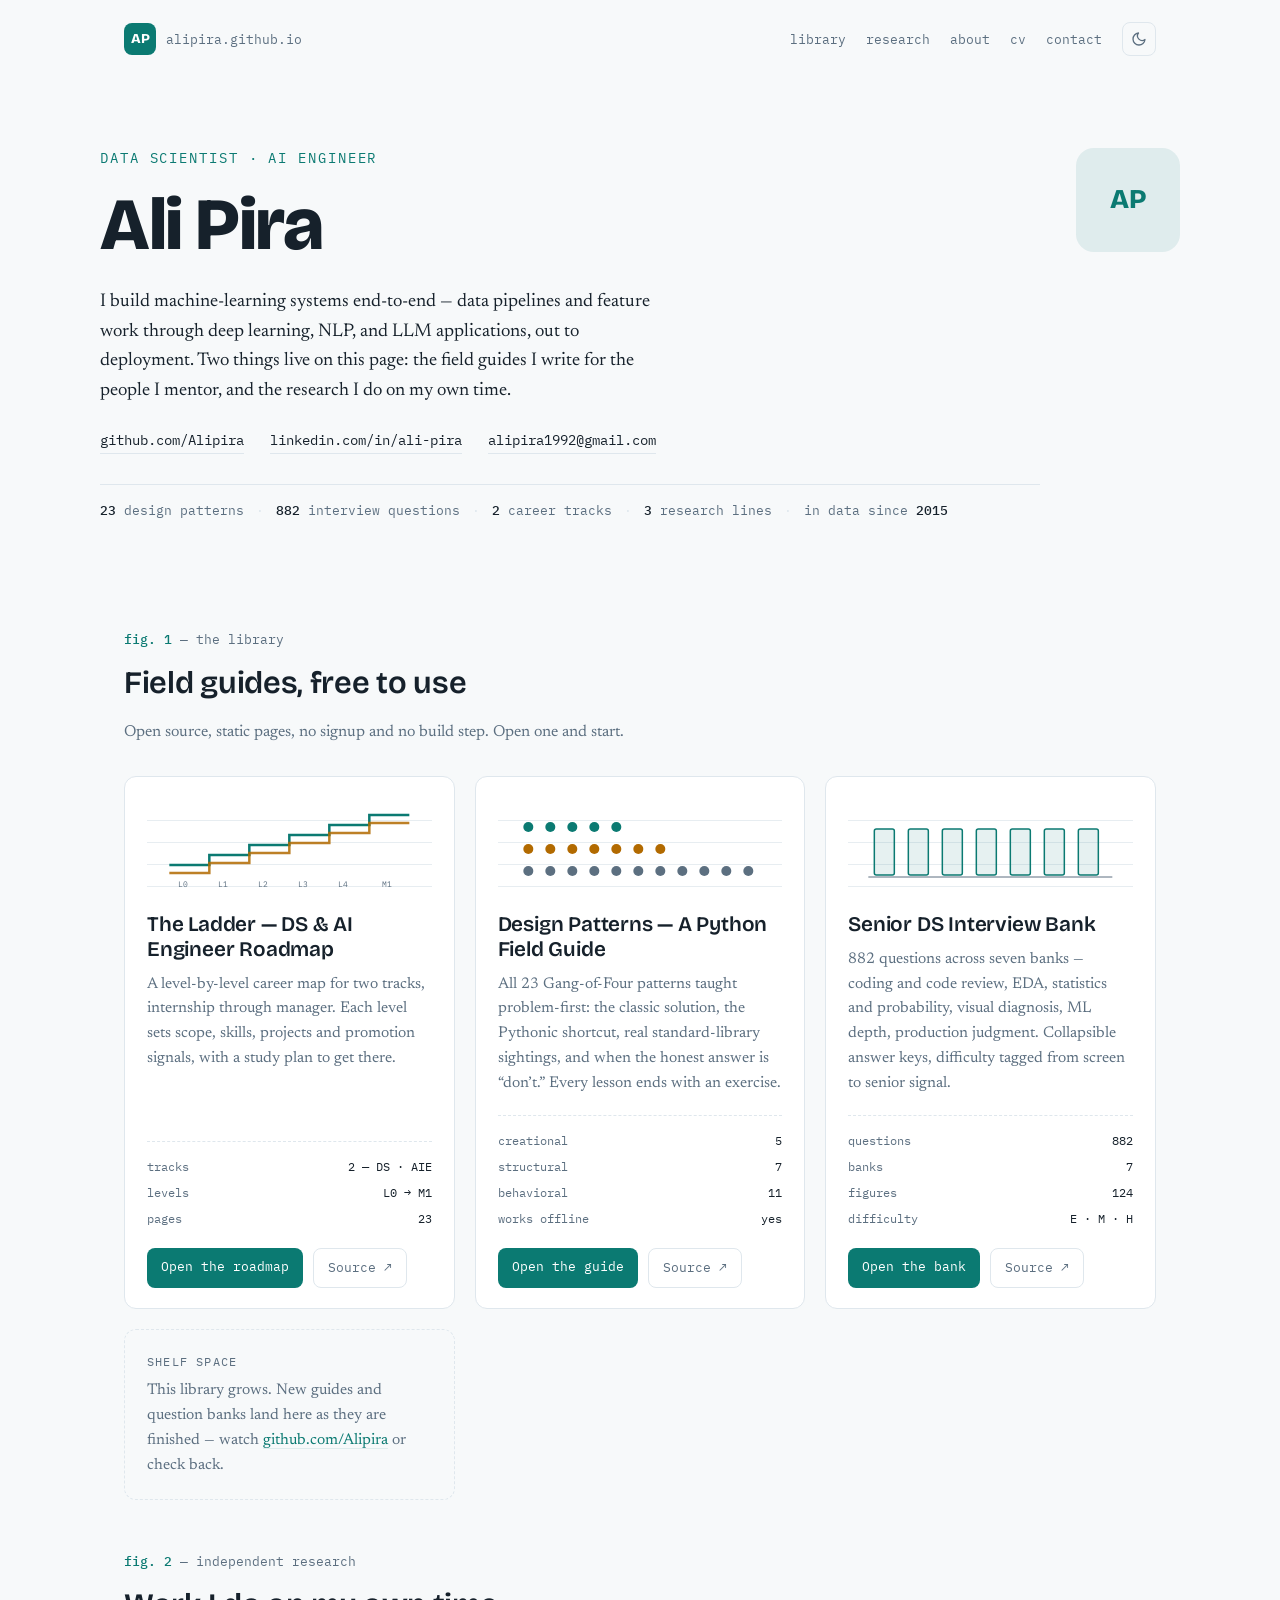
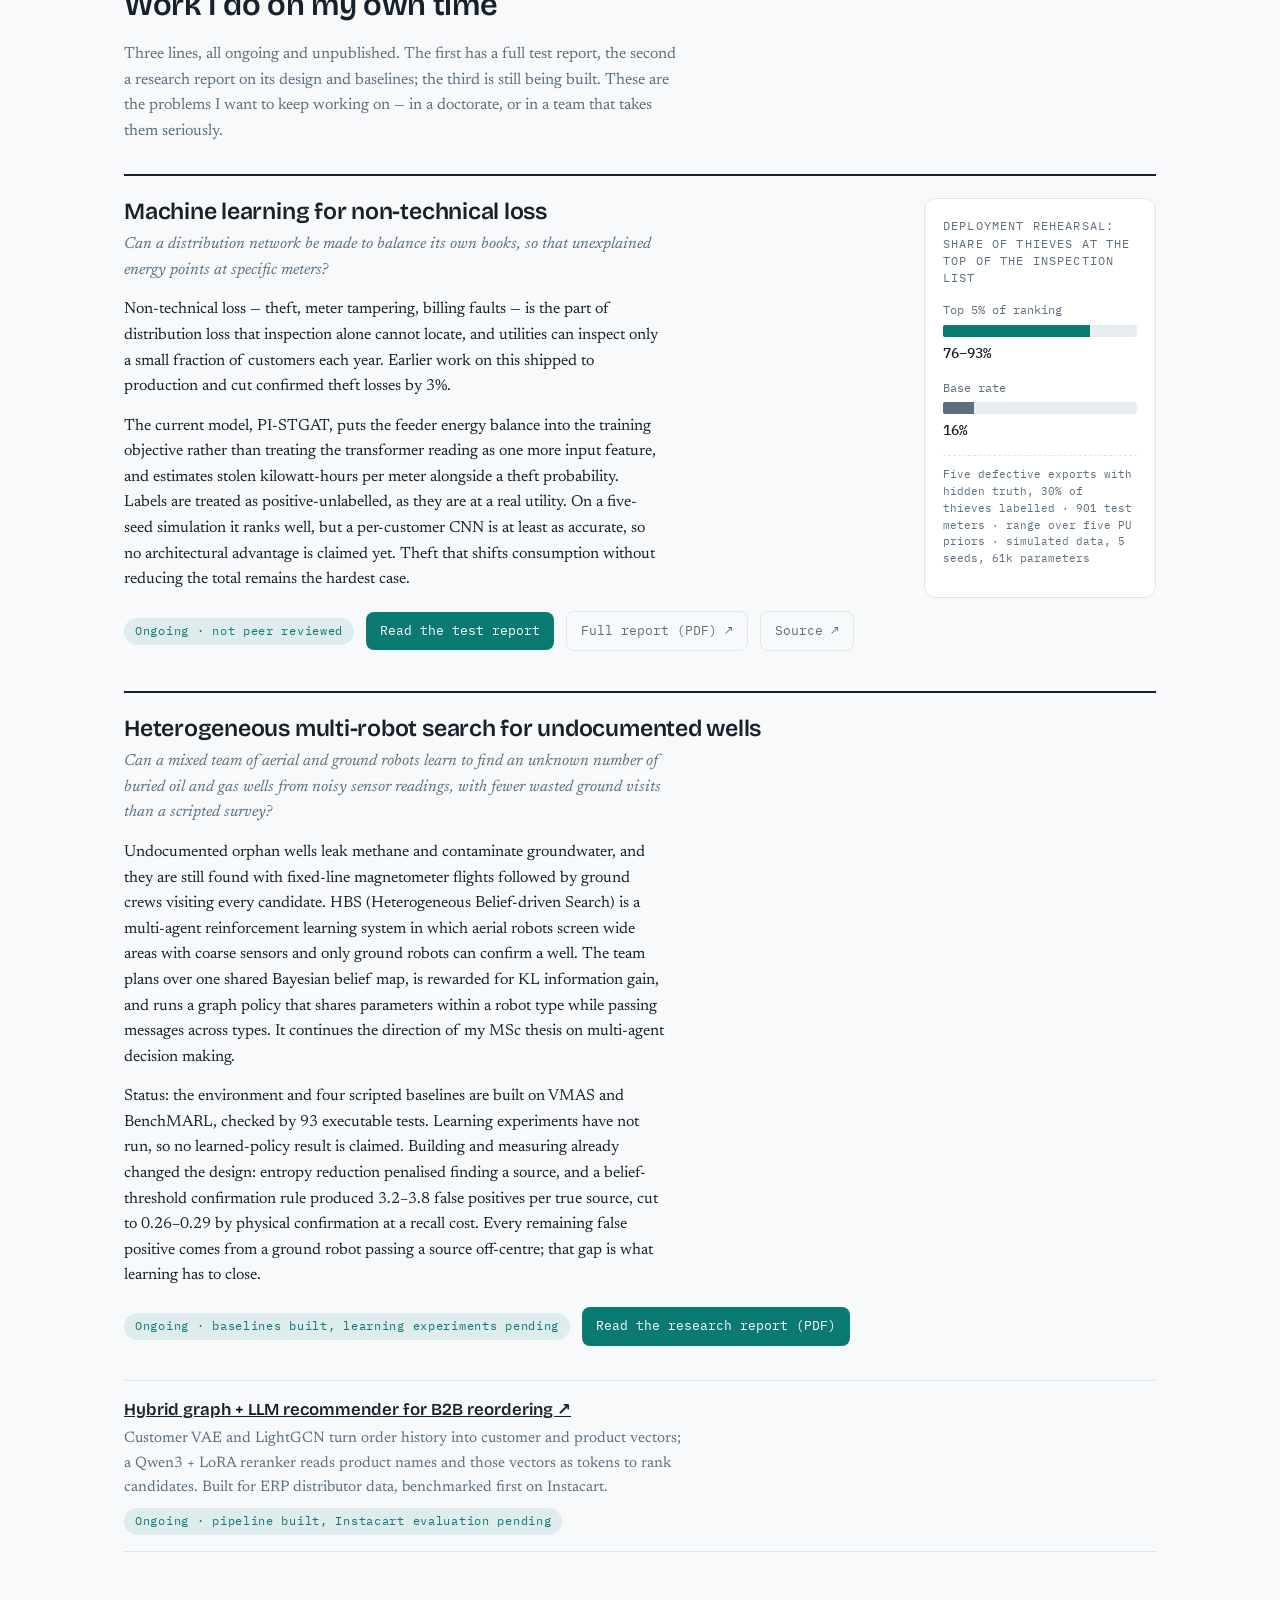
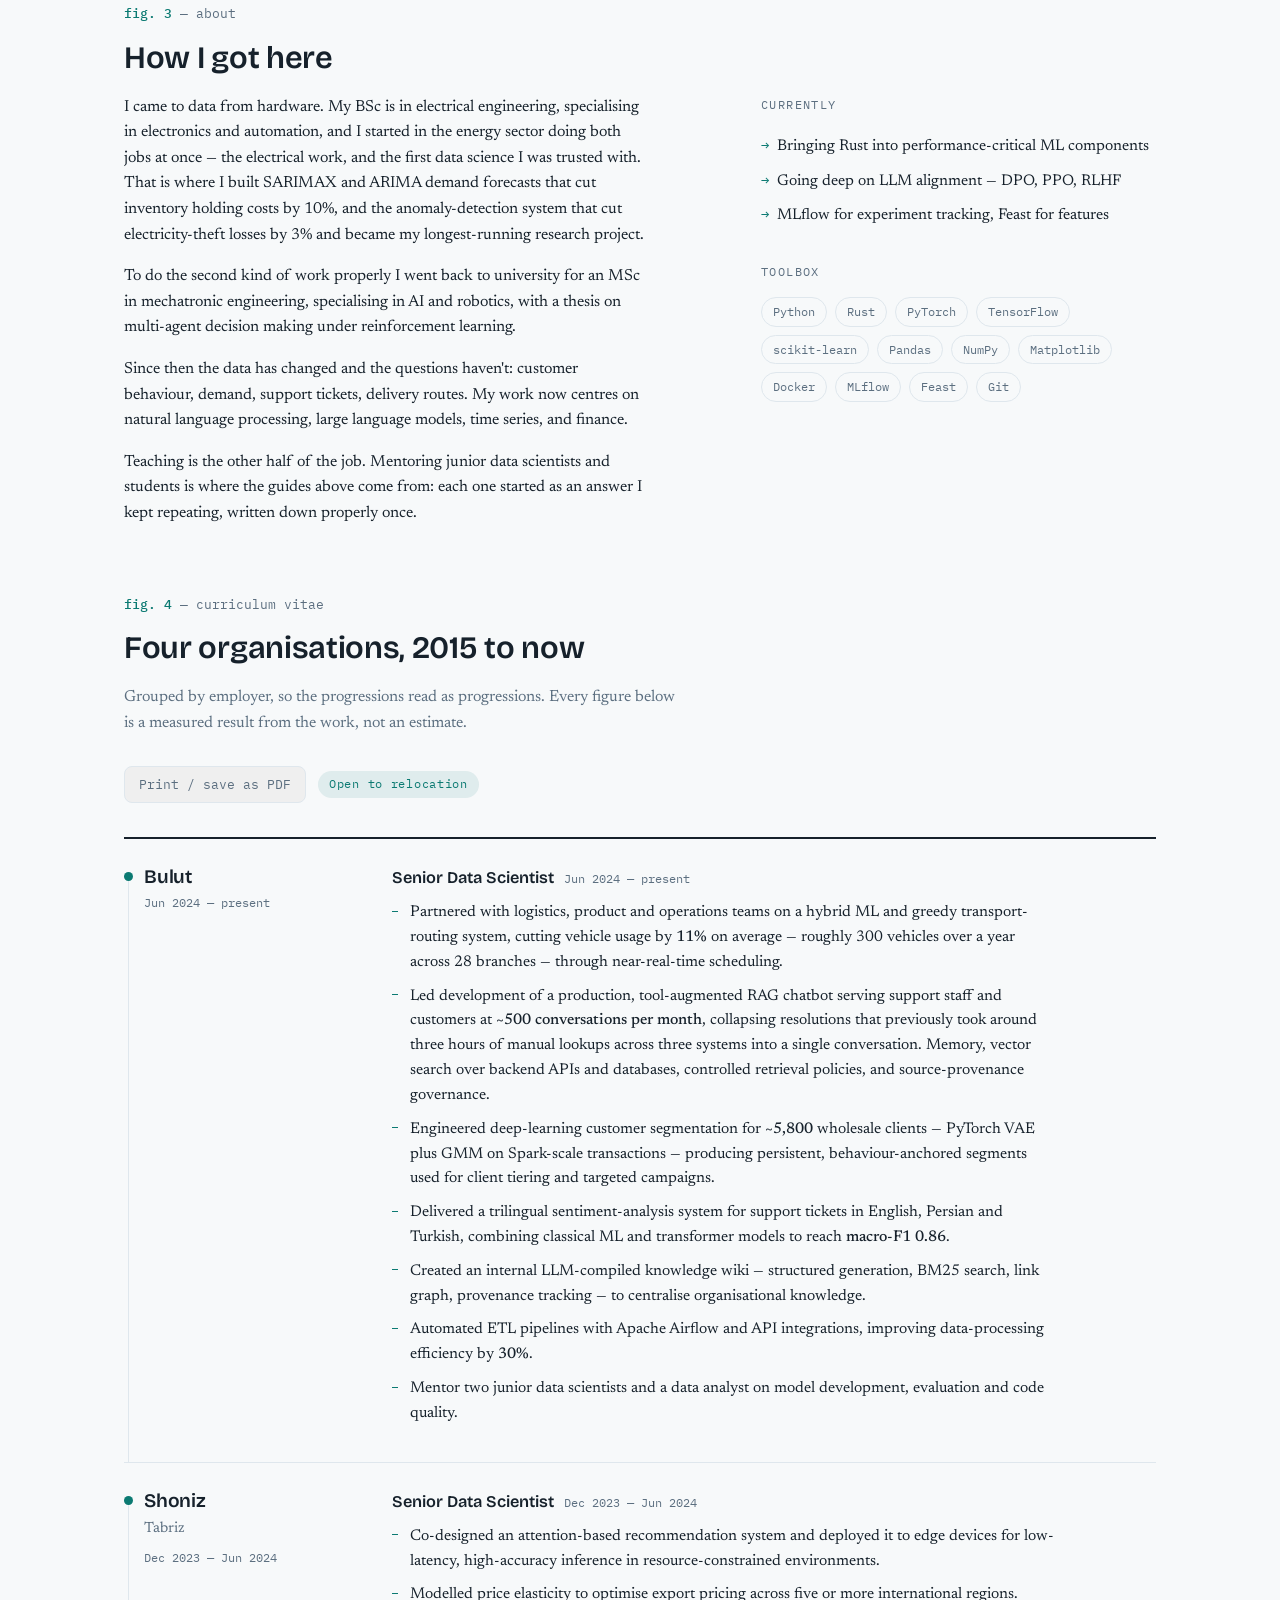
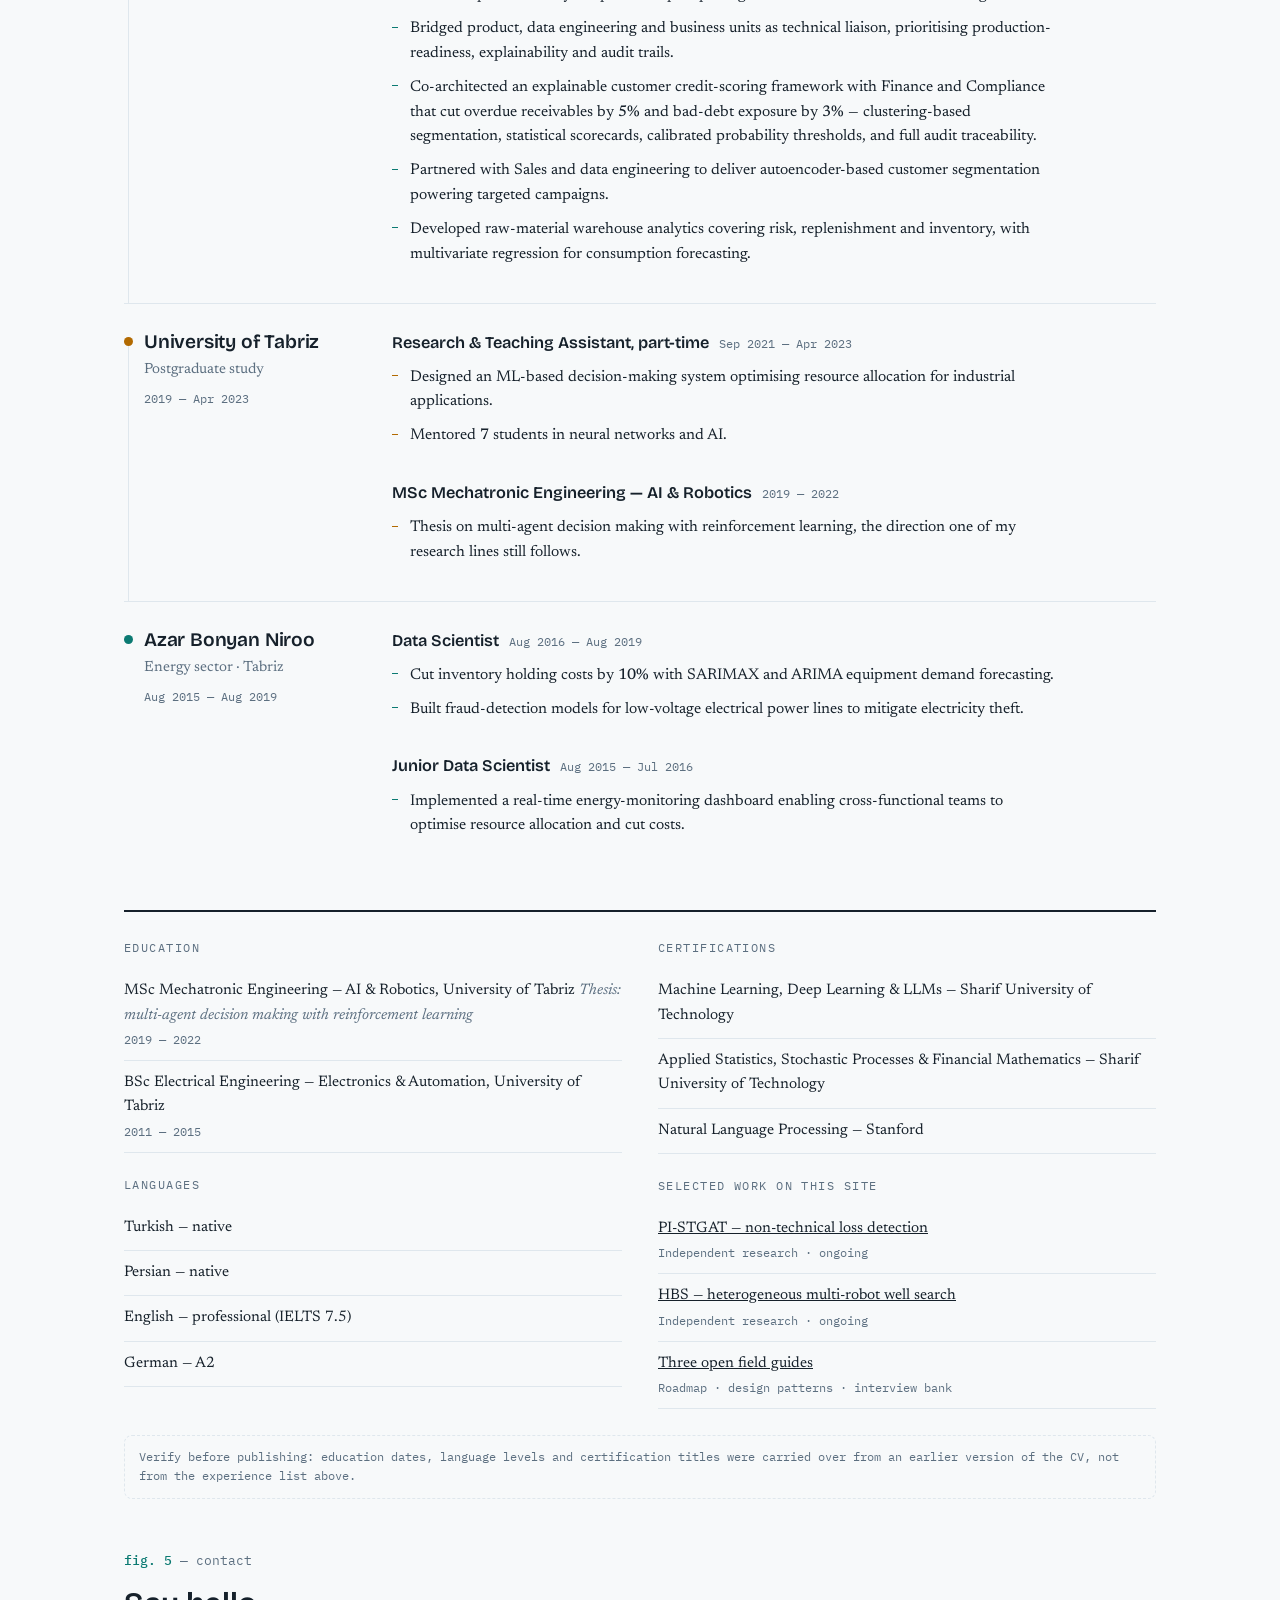
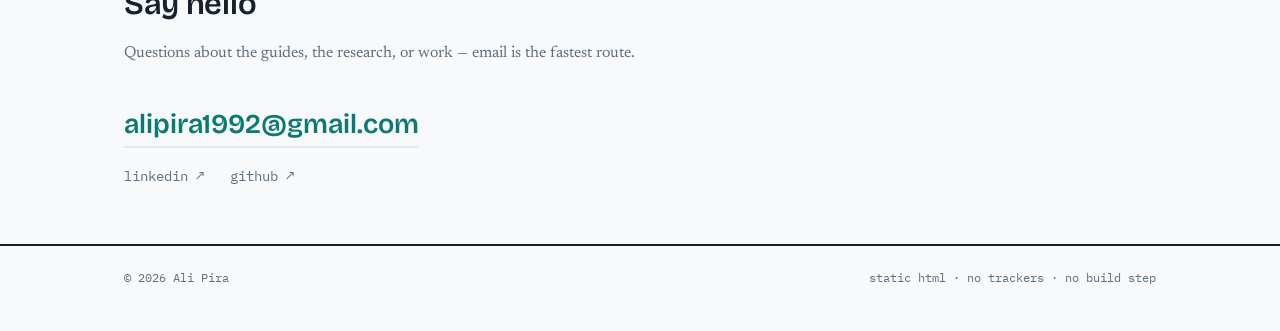
<file: index.html>
<!DOCTYPE html>
<html lang="en">
<head>
<meta charset="utf-8">
<meta name="viewport" content="width=device-width, initial-scale=1">
<title>Ali Pira — Data Scientist &amp; AI Engineer</title>
<meta name="description" content="Ali Pira builds machine-learning systems end-to-end and publishes free field guides: a DS/AI-engineer career roadmap, all 23 GoF design patterns in Python, an 882-question senior interview bank, plus independent research on electricity-theft detection.">
<meta property="og:title" content="Ali Pira — Data Scientist &amp; AI Engineer">
<meta property="og:description" content="Free open field guides and independent research: career roadmap, Python design patterns, senior interview bank, physics-informed theft detection.">
<meta property="og:url" content="https://alipira.github.io/">
<meta property="og:image" content="https://github.com/Alipira.png">
<meta property="og:type" content="website">
<meta name="theme-color" content="#F7F9FA" media="(prefers-color-scheme: light)">
<meta name="theme-color" content="#0C1218" media="(prefers-color-scheme: dark)">
<link rel="icon" href="data:image/svg+xml,%3Csvg xmlns='http://www.w3.org/2000/svg' viewBox='0 0 64 64'%3E%3Crect width='64' height='64' rx='14' fill='%230B7A72'/%3E%3Ctext x='32' y='42' font-family='Arial,sans-serif' font-size='28' font-weight='700' fill='white' text-anchor='middle'%3EAP%3C/text%3E%3C/svg%3E">
<link rel="preconnect" href="https://fonts.googleapis.com">
<link rel="preconnect" href="https://fonts.gstatic.com" crossorigin>
<link href="https://fonts.googleapis.com/css2?family=Bricolage+Grotesque:opsz,wght@12..96,600;12..96,800&family=IBM+Plex+Mono:wght@400;500&family=Newsreader:ital,opsz,wght@0,6..72,400;0,6..72,500;1,6..72,400&display=swap" rel="stylesheet">
<link rel="stylesheet" href="assets/site.css">
<link rel="stylesheet" href="assets/home.css">
<link rel="stylesheet" href="assets/print.css" media="print">
</head>
<body>
<a class="skip" href="#main">Skip to content</a>

<header class="site-head">
  <div class="wrap">
    <a class="brand" href="#top" aria-label="Ali Pira — home">
      <span class="mark" aria-hidden="true">AP</span>
      <span class="path">alipira.github.io</span>
    </a>
    <nav class="site-nav" aria-label="Sections">
      <a href="#library">library</a>
      <a href="#research">research</a>
      <a href="#about">about</a>
      <a href="#cv">cv</a>
      <a href="#contact">contact</a>
      <button class="theme-btn" aria-label="Toggle colour theme">
        <svg class="icon-moon" viewBox="0 0 24 24" fill="none" stroke="currentColor" stroke-width="2" stroke-linecap="round" stroke-linejoin="round" aria-hidden="true"><path d="M21 12.8A9 9 0 1 1 11.2 3a7 7 0 0 0 9.8 9.8z"/></svg>
        <svg class="icon-sun" viewBox="0 0 24 24" fill="none" stroke="currentColor" stroke-width="2" stroke-linecap="round" stroke-linejoin="round" aria-hidden="true"><circle cx="12" cy="12" r="4"/><path d="M12 2v2M12 20v2M4.9 4.9l1.4 1.4M17.7 17.7l1.4 1.4M2 12h2M20 12h2M4.9 19.1l1.4-1.4M17.7 6.3l1.4-1.4"/></svg>
      </button>
    </nav>
  </div>
</header>

<main id="main">

  <!-- ============================ HERO ============================ -->
  <div class="hero wrap" id="top">
    <div class="hero-grid">
      <div>
        <p class="role">Data Scientist · AI Engineer</p>
        <h1>Ali Pira</h1>
        <p class="lede">
          I build machine-learning systems end-to-end — data pipelines and
          feature work through deep learning, NLP, and LLM applications, out to
          deployment. Two things live on this page: the field guides I write for
          the people I mentor, and the research I do on my own time.
        </p>
        <div class="hero-links">
          <a href="https://github.com/Alipira">github.com/Alipira</a>
          <a href="https://www.linkedin.com/in/ali-pira/">linkedin.com/in/ali-pira</a>
          <a href="mailto:alipira1992@gmail.com">alipira1992@gmail.com</a>
        </div>
        <p class="stats">
          <span><b>23</b> design patterns</span><span class="sep">·</span>
          <span><b>882</b> interview questions</span><span class="sep">·</span>
          <span><b>2</b> career tracks</span><span class="sep">·</span>
          <span><b>3</b> research lines</span><span class="sep">·</span>
          <span>in data since <b>2015</b></span>
        </p>
      </div>
      <div class="avatar" aria-hidden="true">
        AP
        <img src="https://github.com/Alipira.png" alt="" onerror="this.remove()">
      </div>
    </div>
  </div>

  <!-- ========================== LIBRARY ===========================
       TO ADD A GUIDE: copy one <article class="card"> block below,
       swap the title, text, meta rows and the two links. The SVG
       glyph is optional — delete the .glyph div if you skip it.
       ============================================================== -->
  <section class="band" id="library">
    <div class="wrap">
      <p class="fig"><b>fig. 1</b> — the library</p>
      <h2>Field guides, free to use</h2>
      <p class="section-intro">
        Open source, static pages, no signup and no build step. Open one and start.
      </p>

      <div class="cards">

        <!-- The Ladder -->
        <article class="card reveal">
          <div class="glyph" aria-hidden="true">
            <svg viewBox="0 0 260 88" xmlns="http://www.w3.org/2000/svg">
              <path d="M10 62 H50 V52 H90 V42 H130 V32 H170 V22 H210 V12 H250" fill="none" stroke="var(--teal)" stroke-width="2.5"/>
              <path d="M10 70 H50 V60 H90 V50 H130 V40 H170 V30 H210 V20 H250" fill="none" stroke="var(--amber)" stroke-width="2.5" opacity=".85"/>
              <g fill="var(--muted)" font-family="IBM Plex Mono,monospace" font-size="8">
                <text x="24" y="84" text-anchor="middle">L0</text>
                <text x="64" y="84" text-anchor="middle">L1</text>
                <text x="104" y="84" text-anchor="middle">L2</text>
                <text x="144" y="84" text-anchor="middle">L3</text>
                <text x="184" y="84" text-anchor="middle">L4</text>
                <text x="228" y="84" text-anchor="middle">M1</text>
              </g>
            </svg>
          </div>
          <h3>The Ladder — DS &amp; AI Engineer Roadmap</h3>
          <p>
            A level-by-level career map for two tracks, internship through
            manager. Each level sets scope, skills, projects and promotion
            signals, with a study plan to get there.
          </p>
          <div class="meta">
            <div><span class="k">tracks</span><span>2 — DS · AIE</span></div>
            <div><span class="k">levels</span><span>L0 → M1</span></div>
            <div><span class="k">pages</span><span>23</span></div>
          </div>
          <div class="actions">
            <a class="btn btn-primary" href="https://alipira.github.io/data-scientist-ai-engineer-roadmap/">Open the roadmap</a>
            <a class="btn btn-ghost" href="https://github.com/Alipira/data-scientist-ai-engineer-roadmap">Source ↗</a>
          </div>
        </article>

        <!-- Design Patterns -->
        <article class="card reveal">
          <div class="glyph" aria-hidden="true">
            <svg viewBox="0 0 260 88" xmlns="http://www.w3.org/2000/svg">
              <g fill="var(--teal)">
                <circle cx="18" cy="24" r="5"/><circle cx="40" cy="24" r="5"/><circle cx="62" cy="24" r="5"/>
                <circle cx="84" cy="24" r="5"/><circle cx="106" cy="24" r="5"/>
              </g>
              <g fill="var(--amber)">
                <circle cx="18" cy="46" r="5"/><circle cx="40" cy="46" r="5"/><circle cx="62" cy="46" r="5"/>
                <circle cx="84" cy="46" r="5"/><circle cx="106" cy="46" r="5"/><circle cx="128" cy="46" r="5"/>
                <circle cx="150" cy="46" r="5"/>
              </g>
              <g fill="var(--muted)">
                <circle cx="18" cy="68" r="5"/><circle cx="40" cy="68" r="5"/><circle cx="62" cy="68" r="5"/>
                <circle cx="84" cy="68" r="5"/><circle cx="106" cy="68" r="5"/><circle cx="128" cy="68" r="5"/>
                <circle cx="150" cy="68" r="5"/><circle cx="172" cy="68" r="5"/><circle cx="194" cy="68" r="5"/>
                <circle cx="216" cy="68" r="5"/><circle cx="238" cy="68" r="5"/>
              </g>
            </svg>
          </div>
          <h3>Design Patterns — A Python Field Guide</h3>
          <p>
            All 23 Gang-of-Four patterns taught problem-first: the classic
            solution, the Pythonic shortcut, real standard-library sightings, and
            when the honest answer is “don’t.” Every lesson ends with an exercise.
          </p>
          <div class="meta">
            <div><span class="k">creational</span><span>5</span></div>
            <div><span class="k">structural</span><span>7</span></div>
            <div><span class="k">behavioral</span><span>11</span></div>
            <div><span class="k">works offline</span><span>yes</span></div>
          </div>
          <div class="actions">
            <a class="btn btn-primary" href="https://alipira.github.io/Design-Patterns-A-Python-field-guide-for-Data-Scientists/">Open the guide</a>
            <a class="btn btn-ghost" href="https://github.com/Alipira/Design-Patterns-A-Python-field-guide-for-Data-Scientists">Source ↗</a>
          </div>
        </article>

        <!-- Interview Bank -->
        <article class="card reveal">
          <div class="glyph" aria-hidden="true">
            <svg viewBox="0 0 260 88" xmlns="http://www.w3.org/2000/svg">
              <g fill="var(--teal-soft)" stroke="var(--teal)" stroke-width="1.5">
                <rect x="14" y="26" width="20" height="46" rx="2"/><rect x="48" y="26" width="20" height="46" rx="2"/>
                <rect x="82" y="26" width="20" height="46" rx="2"/><rect x="116" y="26" width="20" height="46" rx="2"/>
                <rect x="150" y="26" width="20" height="46" rx="2"/><rect x="184" y="26" width="20" height="46" rx="2"/>
                <rect x="218" y="26" width="20" height="46" rx="2"/>
              </g>
              <line x1="8" y1="74" x2="252" y2="74" stroke="var(--muted)" stroke-width="1"/>
            </svg>
          </div>
          <h3>Senior DS Interview Bank</h3>
          <p>
            882 questions across seven banks — coding and code review, EDA,
            statistics and probability, visual diagnosis, ML depth, production
            judgment. Collapsible answer keys, difficulty tagged from screen to
            senior signal.
          </p>
          <div class="meta">
            <div><span class="k">questions</span><span>882</span></div>
            <div><span class="k">banks</span><span>7</span></div>
            <div><span class="k">figures</span><span>124</span></div>
            <div><span class="k">difficulty</span><span>E · M · H</span></div>
          </div>
          <div class="actions">
            <a class="btn btn-primary" href="https://alipira.github.io/Code-Review-bank/">Open the bank</a>
            <a class="btn btn-ghost" href="https://github.com/Alipira/Code-Review-bank">Source ↗</a>
          </div>
        </article>

        <!-- Growth slot -->
        <article class="card card-ghost reveal">
          <span class="tag">shelf space</span>
          <p>
            This library grows. New guides and question banks land here as they
            are finished — watch <a href="https://github.com/Alipira">github.com/Alipira</a>
            or check back.
          </p>
        </article>

      </div>
    </div>
  </section>

  <!-- ========================== RESEARCH ==========================
       TO ADD A STUDY: copy the <article class="study"> block. The
       right-hand .panel is for one measured, like-for-like result —
       leave it out if there isn't one yet. Promote an entry from the
       "Also in progress" list when it has a report to link to.
       ============================================================== -->
  <section class="band" id="research">
    <div class="wrap">
      <p class="fig"><b>fig. 2</b> — independent research</p>
      <h2>Work I do on my own time</h2>
      <p class="section-intro">
        Three lines, all ongoing and unpublished. The first has a full test
        report, the second a research report on its design and baselines;
        the third is still being built. These are the problems
        I want to keep working on — in a doctorate, or in a team that takes them
        seriously.
      </p>

      <article class="study reveal">
        <div>
          <h3>Machine learning for non-technical loss</h3>
          <p class="question">
            Can a distribution network be made to balance its own books, so that
            unexplained energy points at specific meters?
          </p>
          <p>
            Non-technical loss — theft, meter tampering, billing faults — is the
            part of distribution loss that inspection alone cannot locate, and
            utilities can inspect only a small fraction of customers each year.
            Earlier work on this shipped to production and cut confirmed
            theft losses by 3%.
          </p>
          <p>
            The current model, PI-STGAT, puts the feeder energy balance into the
            training objective rather than treating the transformer reading as
            one more input feature, and estimates stolen kilowatt-hours per
            meter alongside a theft probability. Labels are treated as
            positive-unlabelled, as they are at a real utility. On a five-seed
            simulation it ranks well, but a per-customer CNN is at least as
            accurate, so no architectural advantage is claimed yet. Theft that
            shifts consumption without reducing the total remains the hardest
            case.
          </p>
          <div class="study-foot">
            <span class="status">Ongoing · not peer reviewed</span>
            <a class="btn btn-primary" href="research/non-technical-loss/">Read the test report</a>
            <a class="btn btn-ghost" href="https://github.com/Alipira/NTL_detection/blob/main/report/PI-STGAT_research_report.pdf">Full report (PDF) ↗</a>
            <a class="btn btn-ghost" href="https://github.com/Alipira/NTL_detection">Source ↗</a>
          </div>
        </div>

        <aside class="panel">
          <p class="cap">Deployment rehearsal: share of thieves at the top of the inspection list</p>
          <div class="pbar">
            <span class="lab">Top 5% of ranking</span>
            <span class="track"><span class="fill" style="width:76%"></span></span>
            <span class="val">76–93%</span>
          </div>
          <div class="pbar">
            <span class="lab">Base rate</span>
            <span class="track"><span class="fill base" style="width:16%"></span></span>
            <span class="val">16%</span>
          </div>
          <p class="foot">
            Five defective exports with hidden truth, 30% of thieves labelled ·
            901 test meters · range over five PU priors · simulated data, 5 seeds,
            61k parameters
          </p>
        </aside>
      </article>

      <article class="study study-solo reveal">
        <div>
          <h3>Heterogeneous multi-robot search for undocumented wells</h3>
          <p class="question">
            Can a mixed team of aerial and ground robots learn to find an unknown
            number of buried oil and gas wells from noisy sensor readings, with
            fewer wasted ground visits than a scripted survey?
          </p>
          <p>
            Undocumented orphan wells leak methane and contaminate groundwater,
            and they are still found with fixed-line magnetometer flights followed
            by ground crews visiting every candidate. HBS (Heterogeneous
            Belief-driven Search) is a multi-agent reinforcement learning system
            in which aerial robots screen wide areas with coarse sensors and only
            ground robots can confirm a well. The team plans over one shared
            Bayesian belief map, is rewarded for KL information gain, and runs a
            graph policy that shares parameters within a robot type while passing
            messages across types. It continues the direction of my MSc thesis on
            multi-agent decision making.
          </p>
          <p>
            Status: the environment and four scripted baselines are built on VMAS
            and BenchMARL, checked by 93 executable tests. Learning experiments
            have not run, so no learned-policy result is claimed. Building and
            measuring already changed the design: entropy reduction penalised
            finding a source, and a belief-threshold confirmation rule produced
            3.2–3.8 false positives per true source, cut to 0.26–0.29 by physical
            confirmation at a recall cost. Every remaining false positive comes
            from a ground robot passing a source off-centre; that gap is what
            learning has to close.
          </p>
          <div class="study-foot">
            <span class="status">Ongoing · baselines built, learning experiments pending</span>
            <a class="btn btn-primary" href="research/multi-robot-search/HBS_research_report.pdf">Read the research report (PDF)</a>
          </div>
        </div>
      </article>

      <ul class="also">
        <li>
          <h4><a href="https://github.com/Alipira/Recommendation">Hybrid graph + LLM recommender for B2B reordering ↗</a></h4>
          <p>
            Customer VAE and LightGCN turn order history into customer and
            product vectors; a Qwen3 + LoRA reranker reads product names and
            those vectors as tokens to rank candidates. Built for ERP
            distributor data, benchmarked first on Instacart.
          </p>
          <span class="status">Ongoing · pipeline built, Instacart evaluation pending</span>
        </li>
      </ul>
    </div>
  </section>

  <!-- =========================== ABOUT ============================ -->
  <section class="band" id="about">
    <div class="wrap">
      <p class="fig"><b>fig. 3</b> — about</p>
      <h2>How I got here</h2>
      <div class="about-grid">
        <div>
          <p>
            I came to data from hardware. My BSc is in electrical engineering,
            specialising in electronics and automation, and I started in the
            energy sector doing both jobs at once — the electrical work, and
            the first data science I was trusted with. That is where I built
            SARIMAX and ARIMA demand forecasts that cut inventory holding costs
            by 10%, and the anomaly-detection system that cut electricity-theft
            losses by 3% and became my longest-running research project.
          </p>
          <p>
            To do the second kind of work properly I went back to university
            for an MSc in mechatronic engineering, specialising in AI and
            robotics, with a thesis on multi-agent decision making under
            reinforcement learning.
          </p>
          <p>
            Since then the data has changed and the questions haven't:
            customer behaviour, demand, support tickets, delivery routes. My
            work now centres on natural language processing, large language
            models, time series, and finance.
          </p>
          <p>
            Teaching is the other half of the job. Mentoring junior data
            scientists and students is where the guides above come from: each
            one started as an answer I kept repeating, written down properly
            once.
          </p>
        </div>
        <div>
          <p class="mini">Currently</p>
          <ul class="now">
            <li>Bringing Rust into performance-critical ML components</li>
            <li>Going deep on LLM alignment — DPO, PPO, RLHF</li>
            <li>MLflow for experiment tracking, Feast for features</li>
          </ul>
          <p class="mini">Toolbox</p>
          <div class="chips">
            <span class="chip">Python</span><span class="chip">Rust</span>
            <span class="chip">PyTorch</span><span class="chip">TensorFlow</span>
            <span class="chip">scikit-learn</span><span class="chip">Pandas</span>
            <span class="chip">NumPy</span><span class="chip">Matplotlib</span>
            <span class="chip">Docker</span><span class="chip">MLflow</span>
            <span class="chip">Feast</span><span class="chip">Git</span>
          </div>
        </div>
      </div>
    </div>
  </section>

  <!-- ============================ CV ==============================
       TO ADD A ROLE: if it's at a company already listed, add an
       <article class="role-block"> inside that company's .roles div.
       For a new employer, copy a whole <li class="post"> block.
       The page prints as a clean CV — see assets/print.css.
       ============================================================== -->
  <section class="band" id="cv">
    <div class="wrap">
      <p class="fig"><b>fig. 4</b> — curriculum vitae</p>
      <h2>Four organisations, 2015 to now</h2>
      <p class="section-intro">
        Grouped by employer, so the progressions read as progressions. Every
        figure below is a measured result from the work, not an estimate.
      </p>
      <div class="cvtools">
        <button class="btn btn-ghost" onclick="window.print()">Print / save as PDF</button>
        <span class="status">Open to relocation</span>
      </div>

      <ol class="cv">

        <li class="post reveal">
          <div class="rail">
            <h3>Bulut</h3>
            <p class="span">Jun 2024 — present</p>
          </div>
          <div class="roles">
            <article class="role-block">
              <h4>Senior Data Scientist <span class="when">Jun 2024 — present</span></h4>
              <ul>
                <li>Partnered with logistics, product and operations teams on a hybrid ML and greedy transport-routing system, cutting vehicle usage by <b>11%</b> on average — roughly 300 vehicles over a year across 28 branches — through near-real-time scheduling.</li>
                <li>Led development of a production, tool-augmented RAG chatbot serving support staff and customers at <b>~500 conversations per month</b>, collapsing resolutions that previously took around three hours of manual lookups across three systems into a single conversation. Memory, vector search over backend APIs and databases, controlled retrieval policies, and source-provenance governance.</li>
                <li>Engineered deep-learning customer segmentation for <b>~5,800</b> wholesale clients — PyTorch VAE plus GMM on Spark-scale transactions — producing persistent, behaviour-anchored segments used for client tiering and targeted campaigns.</li>
                <li>Delivered a trilingual sentiment-analysis system for support tickets in English, Persian and Turkish, combining classical ML and transformer models to reach <b>macro-F1 0.86</b>.</li>
                <li>Created an internal LLM-compiled knowledge wiki — structured generation, BM25 search, link graph, provenance tracking — to centralise organisational knowledge.</li>
                <li>Automated ETL pipelines with Apache Airflow and API integrations, improving data-processing efficiency by <b>30%</b>.</li>
                <li>Mentor two junior data scientists and a data analyst on model development, evaluation and code quality.</li>
              </ul>
            </article>
          </div>
        </li>

        <li class="post reveal">
          <div class="rail">
            <h3>Shoniz</h3>
            <p class="org">Tabriz</p>
            <p class="span">Dec 2023 — Jun 2024</p>
          </div>
          <div class="roles">
            <article class="role-block">
              <h4>Senior Data Scientist <span class="when">Dec 2023 — Jun 2024</span></h4>
              <ul>
                <li>Co-designed an attention-based recommendation system and deployed it to edge devices for low-latency, high-accuracy inference in resource-constrained environments.</li>
                <li>Modelled price elasticity to optimise export pricing across five or more international regions.</li>
                <li>Bridged product, data engineering and business units as technical liaison, prioritising production-readiness, explainability and audit trails.</li>
                <li>Co-architected an explainable customer credit-scoring framework with Finance and Compliance that cut overdue receivables by <b>5%</b> and bad-debt exposure by <b>3%</b> — clustering-based segmentation, statistical scorecards, calibrated probability thresholds, and full audit traceability.</li>
                <li>Partnered with Sales and data engineering to deliver autoencoder-based customer segmentation powering targeted campaigns.</li>
                <li>Developed raw-material warehouse analytics covering risk, replenishment and inventory, with multivariate regression for consumption forecasting.</li>
              </ul>
            </article>
          </div>
        </li>

        <li class="post edu reveal">
          <div class="rail">
            <h3>University of Tabriz</h3>
            <p class="org">Postgraduate study</p>
            <p class="span">2019 — Apr 2023</p>
          </div>
          <div class="roles">
            <article class="role-block">
              <h4>Research &amp; Teaching Assistant, part-time <span class="when">Sep 2021 — Apr 2023</span></h4>
              <ul>
                <li>Designed an ML-based decision-making system optimising resource allocation for industrial applications.</li>
                <li>Mentored <b>7</b> students in neural networks and AI.</li>
              </ul>
            </article>
            <article class="role-block">
              <h4>MSc Mechatronic Engineering — AI &amp; Robotics <span class="when">2019 — 2022</span></h4>
              <ul>
                <li>Thesis on multi-agent decision making with reinforcement learning, the direction one of my research lines still follows.</li>
              </ul>
            </article>
          </div>
        </li>


        <li class="post reveal">
          <div class="rail">
            <h3>Azar Bonyan Niroo</h3>
            <p class="org">Energy sector · Tabriz</p>
            <p class="span">Aug 2015 — Aug 2019</p>
          </div>
          <div class="roles">
            <article class="role-block">
              <h4>Data Scientist <span class="when">Aug 2016 — Aug 2019</span></h4>
              <ul>
                <li>Cut inventory holding costs by <b>10%</b> with SARIMAX and ARIMA equipment demand forecasting.</li>
                <li>Built fraud-detection models for low-voltage electrical power lines to mitigate electricity theft.</li>
              </ul>
            </article>
            <article class="role-block">
              <h4>Junior Data Scientist <span class="when">Aug 2015 — Jul 2016</span></h4>
              <ul>
                <li>Implemented a real-time energy-monitoring dashboard enabling cross-functional teams to optimise resource allocation and cut costs.</li>
              </ul>
            </article>
          </div>
        </li>

      </ol>

      <div class="credentials">
        <div>
          <p class="mini">Education</p>
          <ul class="cred">
            <li>
              MSc Mechatronic Engineering — AI &amp; Robotics, University of Tabriz
              <em>Thesis: multi-agent decision making with reinforcement learning</em>
              <span class="when">2019 — 2022</span>
            </li>
            <li>
              BSc Electrical Engineering — Electronics &amp; Automation, University of Tabriz
              <span class="when">2011 — 2015</span>
            </li>
          </ul>
          <p class="mini stacked">Languages</p>
          <ul class="cred">
            <li>Turkish — native</li>
            <li>Persian — native</li>
            <li>English — professional (IELTS 7.5)</li>
            <li>German — A2</li>
          </ul>
        </div>
        <div>
          <p class="mini">Certifications</p>
          <ul class="cred">
            <li>Machine Learning, Deep Learning &amp; LLMs — Sharif University of Technology</li>
            <li>Applied Statistics, Stochastic Processes &amp; Financial Mathematics — Sharif University of Technology</li>
            <li>Natural Language Processing — Stanford</li>
          </ul>
          <p class="mini stacked">Selected work on this site</p>
          <ul class="cred">
            <li><a href="#research">PI-STGAT — non-technical loss detection</a><span class="when">Independent research · ongoing</span></li>
            <li><a href="#research">HBS — heterogeneous multi-robot well search</a><span class="when">Independent research · ongoing</span></li>
            <li><a href="#library">Three open field guides</a><span class="when">Roadmap · design patterns · interview bank</span></li>
          </ul>
        </div>
      </div>

      <!-- Education, languages and certifications were carried over from earlier
           drafts of Ali's CV rather than supplied with this experience list.
           Verify them, then delete this note and the .verify block below. -->
      <p class="verify">
        Verify before publishing: education dates, language levels and certification
        titles were carried over from an earlier version of the CV, not from the
        experience list above.
      </p>
    </div>
  </section>

  <!-- ========================== CONTACT =========================== -->
  <section class="band" id="contact">
    <div class="wrap">
      <p class="fig"><b>fig. 5</b> — contact</p>
      <h2>Say hello</h2>
      <p class="section-intro">
        Questions about the guides, the research, or work — email is the fastest route.
      </p>
      <a class="email" href="mailto:alipira1992@gmail.com">alipira1992@gmail.com</a>
      <div class="contact-row">
        <a href="https://www.linkedin.com/in/ali-pira/">linkedin ↗</a>
        <a href="https://github.com/Alipira">github ↗</a>
      </div>
    </div>
  </section>

</main>

<footer class="site-foot">
  <div class="wrap">
    <span>© <span data-year>2026</span> Ali Pira</span>
    <span>static html · no trackers · no build step</span>
  </div>
</footer>

<script src="assets/site.js"></script>
</body>
</html>
</file>
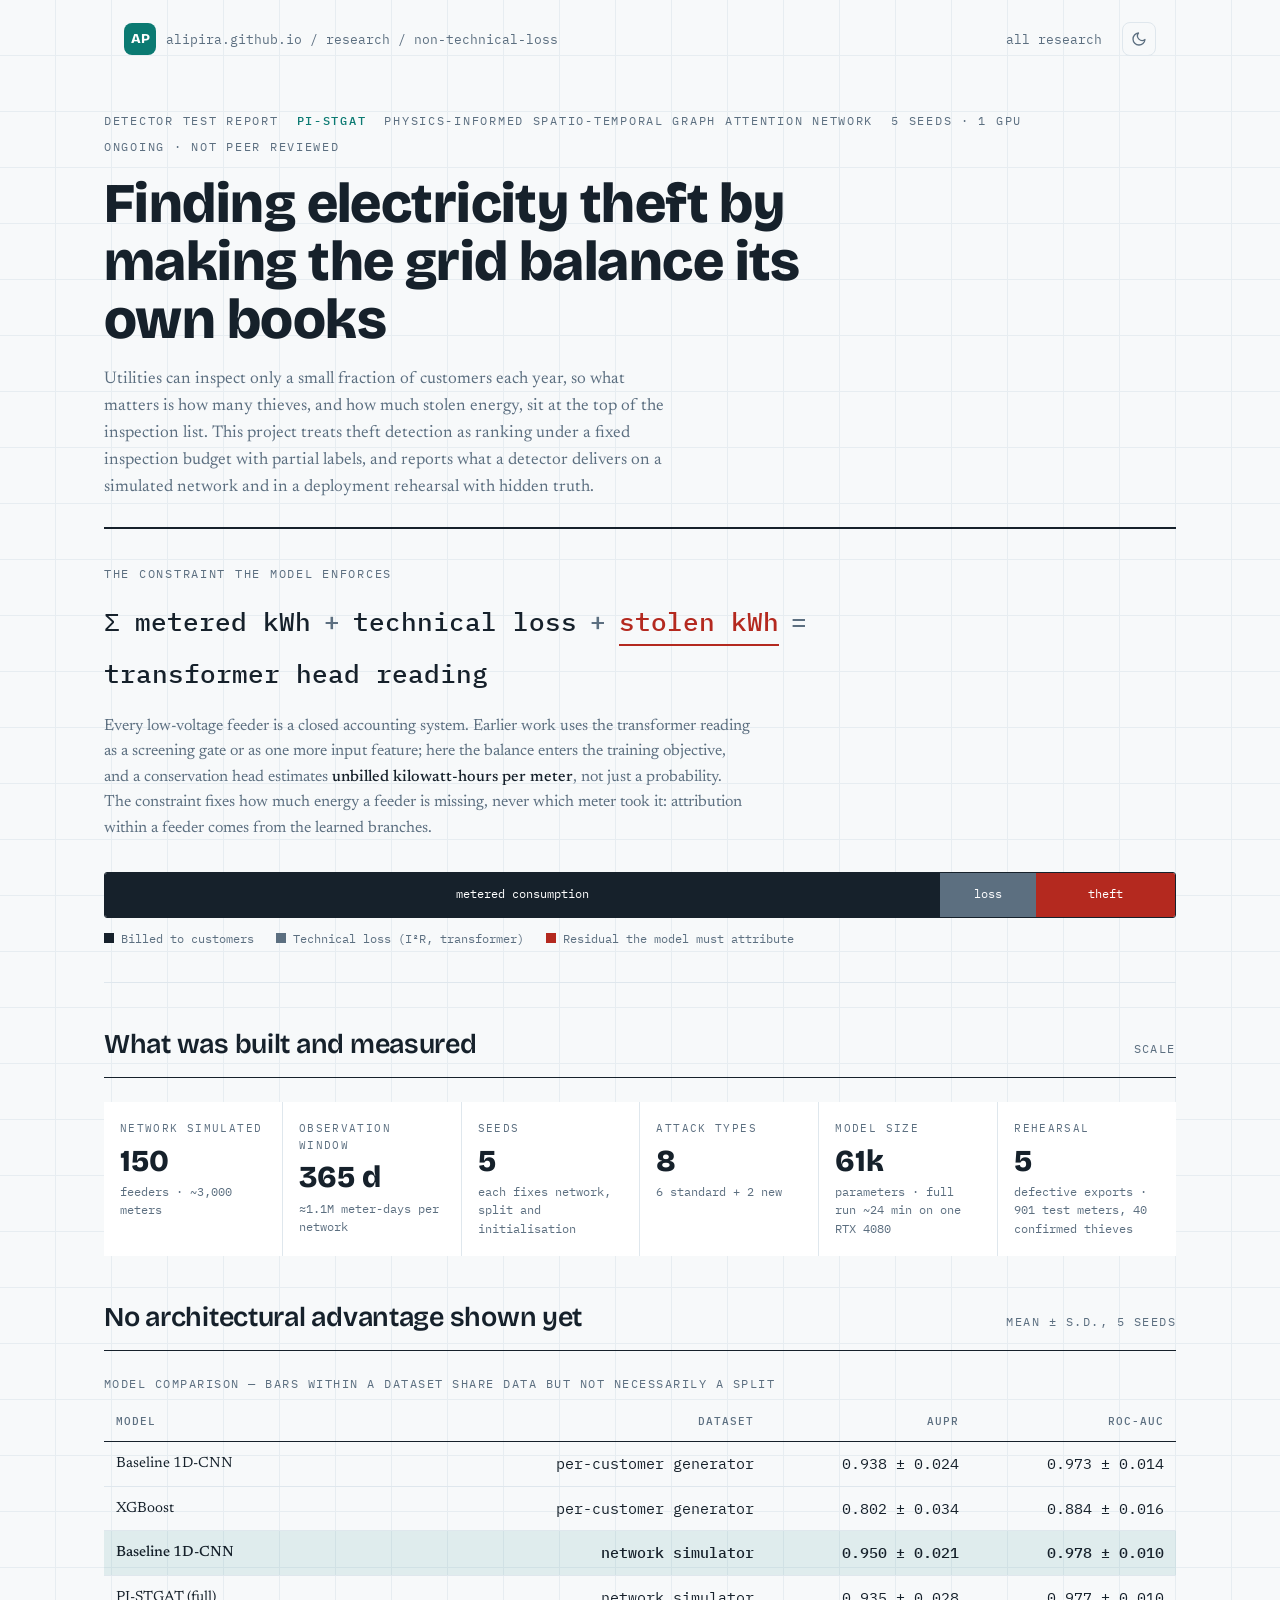
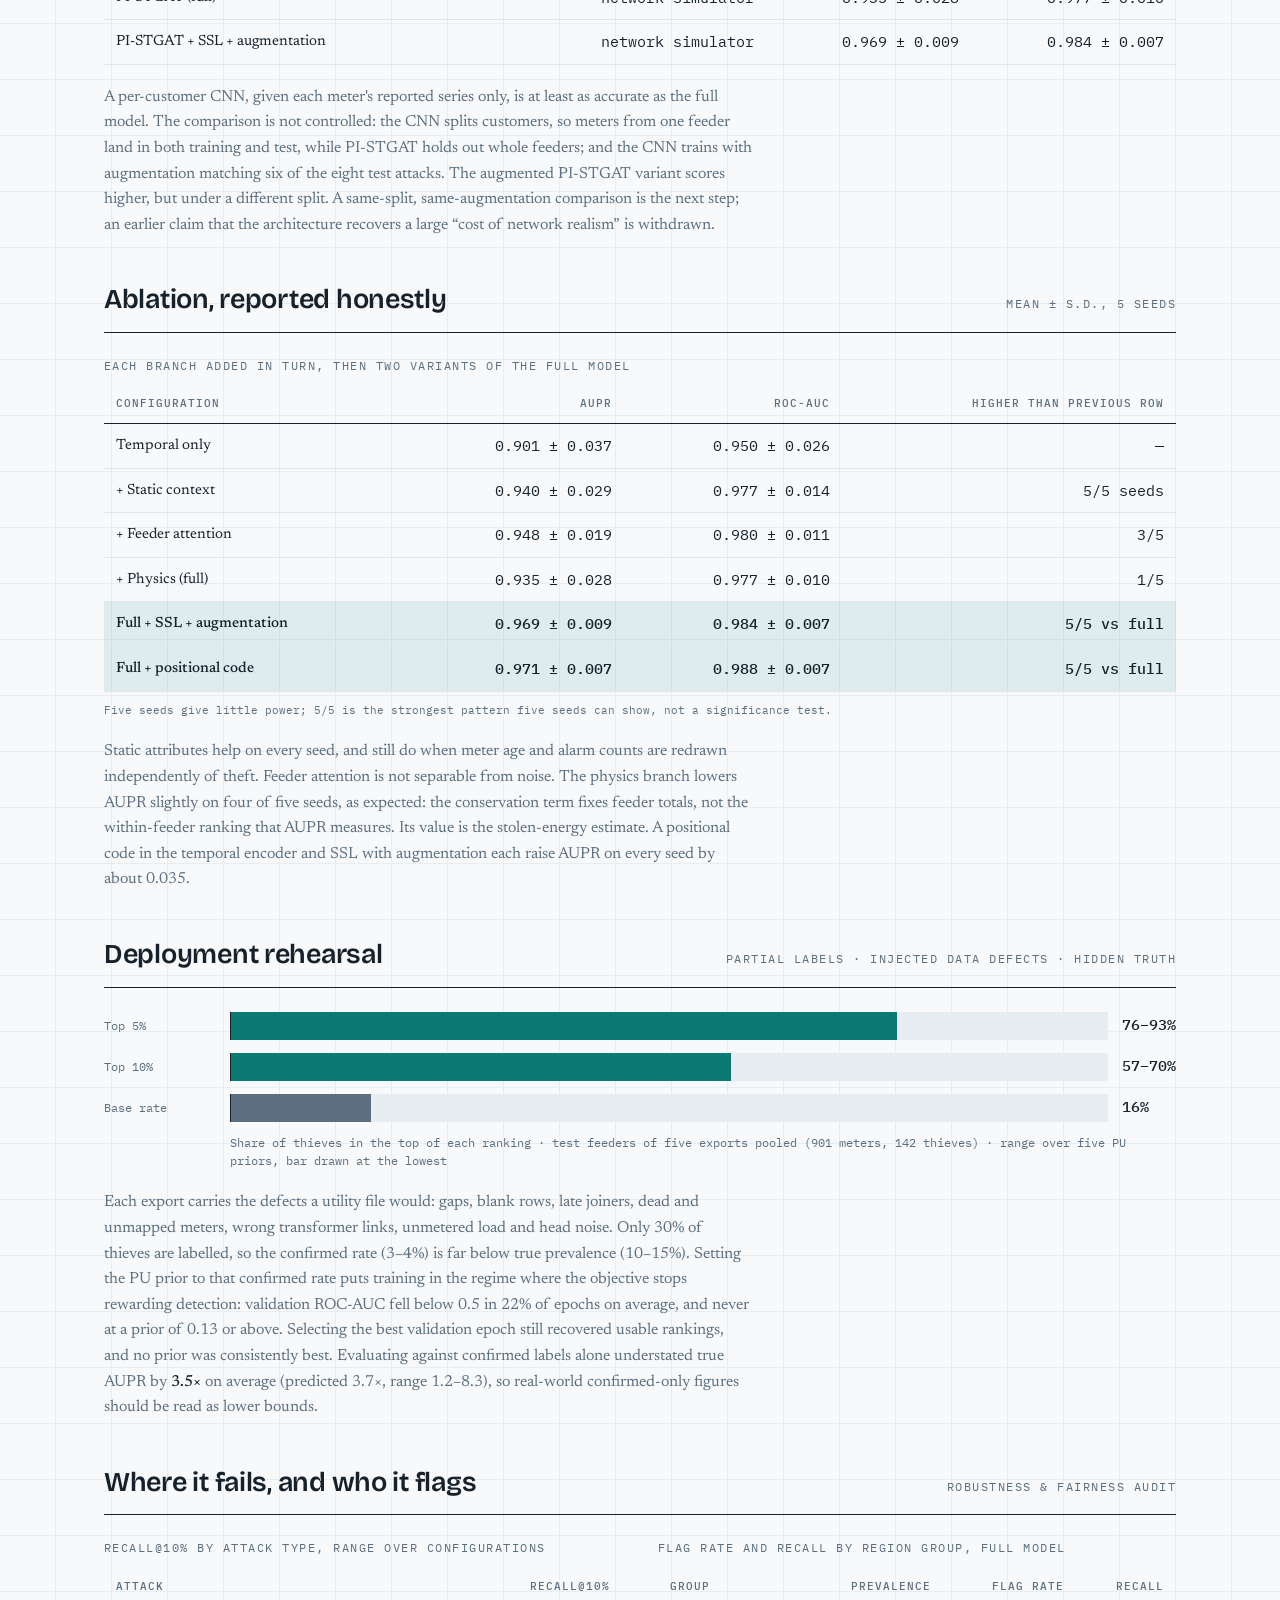
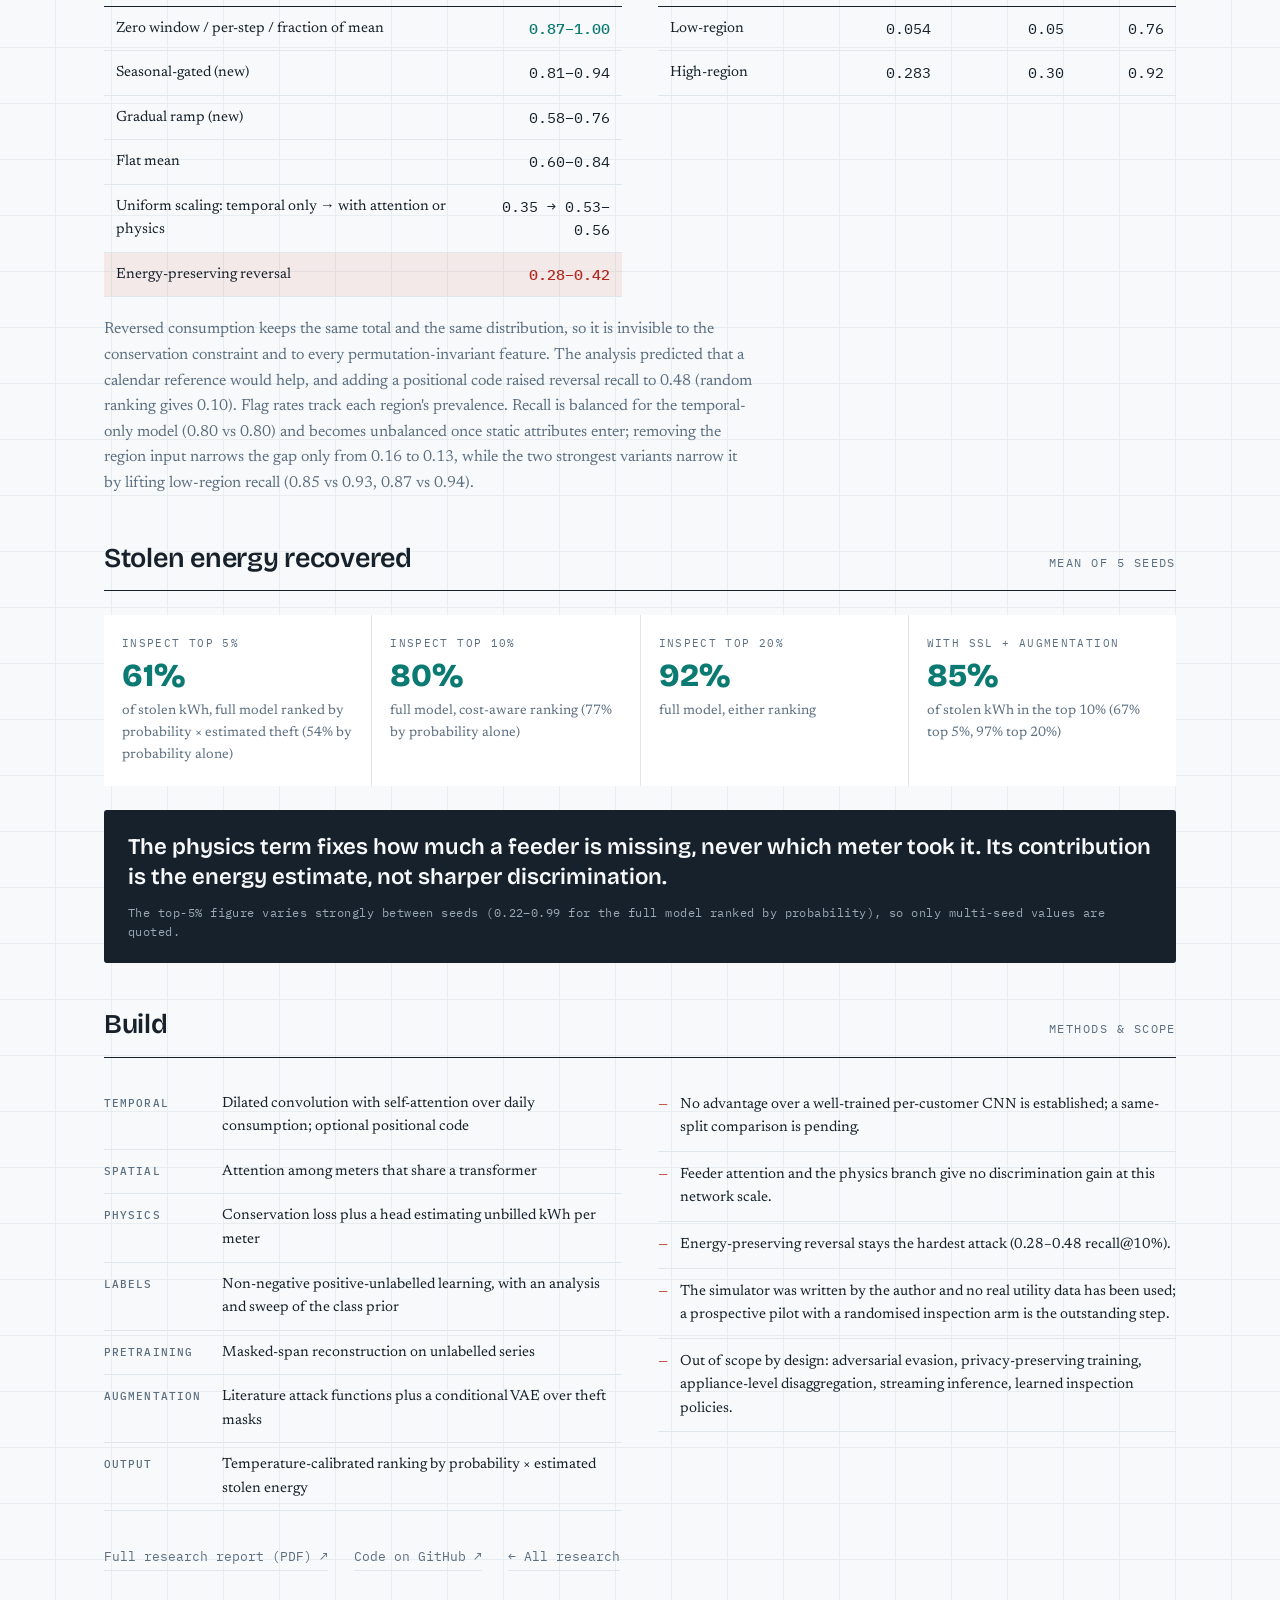
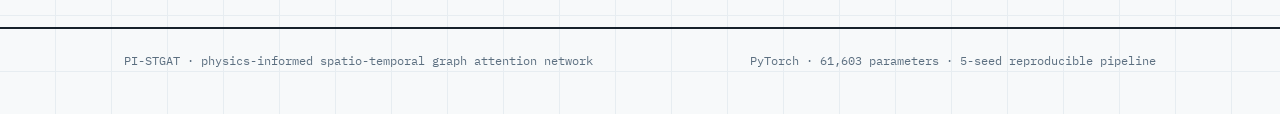
<file: research/non-technical-loss/index.html>
<!DOCTYPE html>
<html lang="en">
<head>
<meta charset="utf-8">
<meta name="viewport" content="width=device-width, initial-scale=1">
<title>PI-STGAT — Detector Test Report · Ali Pira</title>
<meta name="description" content="A physics-informed spatio-temporal graph attention network for electricity non-technical loss. Puts the feeder energy balance in the training objective, estimates stolen kWh per meter, and is tested on a simulated network (5 seeds) and in a five-export deployment rehearsal with positive-unlabelled labels.">
<meta property="og:title" content="PI-STGAT — Detector Test Report">
<meta property="og:description" content="Finding electricity theft by making the grid balance its own books. Results, ablation, deployment rehearsal, robustness audit and stolen-energy recovery.">
<meta property="og:url" content="https://alipira.github.io/research/non-technical-loss/">
<meta property="og:type" content="article">
<meta name="theme-color" content="#F7F9FA" media="(prefers-color-scheme: light)">
<meta name="theme-color" content="#0C1218" media="(prefers-color-scheme: dark)">
<link rel="icon" href="data:image/svg+xml,%3Csvg xmlns='http://www.w3.org/2000/svg' viewBox='0 0 64 64'%3E%3Crect width='64' height='64' rx='14' fill='%230B7A72'/%3E%3Ctext x='32' y='42' font-family='Arial,sans-serif' font-size='28' font-weight='700' fill='white' text-anchor='middle'%3EAP%3C/text%3E%3C/svg%3E">
<link rel="preconnect" href="https://fonts.googleapis.com">
<link rel="preconnect" href="https://fonts.gstatic.com" crossorigin>
<link href="https://fonts.googleapis.com/css2?family=Bricolage+Grotesque:opsz,wght@12..96,600;12..96,800&family=IBM+Plex+Mono:wght@400;500&family=Newsreader:ital,opsz,wght@0,6..72,400;0,6..72,500;1,6..72,400&display=swap" rel="stylesheet">
<link rel="stylesheet" href="../../assets/site.css">
<link rel="stylesheet" href="../../assets/report.css">
</head>
<body class="report">
<a class="skip" href="#main">Skip to content</a>

<header class="site-head">
  <div class="wrap">
    <a class="brand" href="../../" aria-label="Back to alipira.github.io">
      <span class="mark" aria-hidden="true">AP</span>
      <span class="path">alipira.github.io / research / non-technical-loss</span>
    </a>
    <nav class="site-nav" aria-label="Sections">
      <a href="../../#research">all research</a>
      <button class="theme-btn" aria-label="Toggle colour theme">
        <svg class="icon-moon" viewBox="0 0 24 24" fill="none" stroke="currentColor" stroke-width="2" stroke-linecap="round" stroke-linejoin="round" aria-hidden="true"><path d="M21 12.8A9 9 0 1 1 11.2 3a7 7 0 0 0 9.8 9.8z"/></svg>
        <svg class="icon-sun" viewBox="0 0 24 24" fill="none" stroke="currentColor" stroke-width="2" stroke-linecap="round" stroke-linejoin="round" aria-hidden="true"><circle cx="12" cy="12" r="4"/><path d="M12 2v2M12 20v2M4.9 4.9l1.4 1.4M17.7 17.7l1.4 1.4M2 12h2M20 12h2M4.9 19.1l1.4-1.4M17.7 6.3l1.4-1.4"/></svg>
      </button>
    </nav>
  </div>
</header>

<div class="sheet" id="main">

  <header class="masthead">
    <div class="eyebrow">
      <span>Detector test report</span>
      <span><b>PI-STGAT</b></span>
      <span>Physics-informed spatio-temporal graph attention network</span>
      <span>5 seeds · 1 GPU</span>
      <span>Ongoing · not peer reviewed</span>
    </div>
    <h1>Finding electricity theft by making the grid balance its own books</h1>
    <p class="sub">
      Utilities can inspect only a small fraction of customers each year, so what
      matters is how many thieves, and how much stolen energy, sit at the top of
      the inspection list. This project treats theft detection as ranking under a
      fixed inspection budget with partial labels, and reports what a detector
      delivers on a simulated network and in a deployment rehearsal with hidden truth.
    </p>
  </header>

  <div class="thesis">
    <div class="eqlabel">The constraint the model enforces</div>
    <div class="eq">
      <span>Σ metered kWh</span><span class="op">+</span>
      <span>technical loss</span><span class="op">+</span>
      <span class="stolen">stolen kWh</span><span class="op">=</span>
      <span>transformer head reading</span>
    </div>
    <p class="note">
      Every low-voltage feeder is a closed accounting system. Earlier work uses the
      transformer reading as a screening gate or as one more input feature; here the
      balance enters the training objective, and a conservation head estimates
      <strong>unbilled kilowatt-hours per meter</strong>, not just a probability.
      The constraint fixes how much energy a feeder is missing, never which meter
      took it: attribution within a feeder comes from the learned branches.
    </p>

    <div class="balance">
      <div class="bar" role="img" aria-label="Illustrative feeder energy balance: metered consumption, technical loss, and the unexplained residual attributed to theft">
        <div class="seg metered">metered consumption</div>
        <div class="seg tech">loss</div>
        <div class="seg theft">theft</div>
      </div>
      <div class="barkey">
        <span><i style="background:var(--ink)"></i>Billed to customers</span>
        <span><i style="background:var(--muted)"></i>Technical loss (I²R, transformer)</span>
        <span><i style="background:var(--signal)"></i>Residual the model must attribute</span>
      </div>
    </div>
  </div>

  <section class="rsec">
    <div class="shead"><h2>What was built and measured</h2><span class="tag">Scale</span></div>
    <div class="fields">
      <div class="field"><div class="k">Network simulated</div><div class="v">150</div><div class="n">feeders · ~3,000 meters</div></div>
      <div class="field"><div class="k">Observation window</div><div class="v">365 d</div><div class="n">≈1.1M meter-days per network</div></div>
      <div class="field"><div class="k">Seeds</div><div class="v">5</div><div class="n">each fixes network, split and initialisation</div></div>
      <div class="field"><div class="k">Attack types</div><div class="v">8</div><div class="n">6 standard + 2 new</div></div>
      <div class="field"><div class="k">Model size</div><div class="v">61k</div><div class="n">parameters · full run ~24 min on one RTX 4080</div></div>
      <div class="field"><div class="k">Rehearsal</div><div class="v">5</div><div class="n">defective exports · 901 test meters, 40 confirmed thieves</div></div>
    </div>
  </section>

  <section class="rsec">
    <div class="shead"><h2>No architectural advantage shown yet</h2><span class="tag">Mean ± s.d., 5 seeds</span></div>
    <div class="tw">
      <table>
        <caption>Model comparison — bars within a dataset share data but not necessarily a split</caption>
        <thead><tr><th scope="col">Model</th><th scope="col">Dataset</th><th scope="col">AUPR</th><th scope="col">ROC-AUC</th></tr></thead>
        <tbody>
          <tr><th scope="row">Baseline 1D-CNN</th><td>per-customer generator</td><td>0.938 ± 0.024</td><td>0.973 ± 0.014</td></tr>
          <tr><th scope="row">XGBoost</th><td>per-customer generator</td><td>0.802 ± 0.034</td><td>0.884 ± 0.016</td></tr>
          <tr class="lead"><th scope="row">Baseline 1D-CNN</th><td>network simulator</td><td>0.950 ± 0.021</td><td>0.978 ± 0.010</td></tr>
          <tr><th scope="row">PI-STGAT (full)</th><td>network simulator</td><td>0.935 ± 0.028</td><td>0.977 ± 0.010</td></tr>
          <tr><th scope="row">PI-STGAT + SSL + augmentation</th><td>network simulator</td><td>0.969 ± 0.009</td><td>0.984 ± 0.007</td></tr>
        </tbody>
      </table>
    </div>
    <p class="note">
      A per-customer CNN, given each meter's reported series only, is at least as
      accurate as the full model. The comparison is not controlled: the CNN splits
      customers, so meters from one feeder land in both training and test, while
      PI-STGAT holds out whole feeders; and the CNN trains with augmentation matching
      six of the eight test attacks. The augmented PI-STGAT variant scores higher, but
      under a different split. A same-split, same-augmentation comparison is the next
      step; an earlier claim that the architecture recovers a large “cost of network
      realism” is withdrawn.
    </p>
  </section>

  <section class="rsec">
    <div class="shead"><h2>Ablation, reported honestly</h2><span class="tag">Mean ± s.d., 5 seeds</span></div>
    <div class="tw">
      <table>
        <caption>Each branch added in turn, then two variants of the full model</caption>
        <thead><tr><th scope="col">Configuration</th><th scope="col">AUPR</th><th scope="col">ROC-AUC</th><th scope="col">Higher than previous row</th></tr></thead>
        <tbody>
          <tr><th scope="row">Temporal only</th><td>0.901 ± 0.037</td><td>0.950 ± 0.026</td><td>—</td></tr>
          <tr><th scope="row">+ Static context</th><td>0.940 ± 0.029</td><td>0.977 ± 0.014</td><td>5/5 seeds</td></tr>
          <tr><th scope="row">+ Feeder attention</th><td>0.948 ± 0.019</td><td>0.980 ± 0.011</td><td>3/5</td></tr>
          <tr><th scope="row">+ Physics (full)</th><td>0.935 ± 0.028</td><td>0.977 ± 0.010</td><td>1/5</td></tr>
          <tr class="lead"><th scope="row">Full + SSL + augmentation</th><td>0.969 ± 0.009</td><td>0.984 ± 0.007</td><td>5/5 vs full</td></tr>
          <tr class="lead"><th scope="row">Full + positional code</th><td>0.971 ± 0.007</td><td>0.988 ± 0.007</td><td>5/5 vs full</td></tr>
        </tbody>
      </table>
    </div>
    <p class="tienote">Five seeds give little power; 5/5 is the strongest pattern five seeds can show, not a significance test.</p>
    <p class="note">
      Static attributes help on every seed, and still do when meter age and alarm
      counts are redrawn independently of theft. Feeder attention is not separable
      from noise. The physics branch lowers AUPR slightly on four of five seeds, as
      expected: the conservation term fixes feeder totals, not the within-feeder
      ranking that AUPR measures. Its value is the stolen-energy estimate. A
      positional code in the temporal encoder and SSL with augmentation each raise
      AUPR on every seed by about 0.035.
    </p>
  </section>

  <section class="rsec">
    <div class="shead"><h2>Deployment rehearsal</h2><span class="tag">Partial labels · injected data defects · hidden truth</span></div>
    <div class="chart">
      <div class="crow">
        <span class="lab">Top 5%</span>
        <span class="track" role="img" aria-label="Top 5 percent of the ranked list: 76 to 93 percent are thieves, depending on the PU prior"><span class="fill" style="width:76%"></span></span>
        <span class="num">76–93%</span>
      </div>
      <div class="crow">
        <span class="lab">Top 10%</span>
        <span class="track" role="img" aria-label="Top 10 percent of the ranked list: 57 to 70 percent are thieves, depending on the PU prior"><span class="fill" style="width:57%"></span></span>
        <span class="num">57–70%</span>
      </div>
      <div class="crow">
        <span class="lab">Base rate</span>
        <span class="track" role="img" aria-label="Base rate: 16 percent of test meters are thieves"><span class="fill base" style="width:16%"></span></span>
        <span class="num">16%</span>
      </div>
    </div>
    <p class="chartnote">
      Share of thieves in the top of each ranking · test feeders of five exports pooled
      (901 meters, 142 thieves) · range over five PU priors, bar drawn at the lowest
    </p>
    <p class="note">
      Each export carries the defects a utility file would: gaps, blank rows, late
      joiners, dead and unmapped meters, wrong transformer links, unmetered load and
      head noise. Only 30% of thieves are labelled, so the confirmed rate (3–4%) is
      far below true prevalence (10–15%). Setting the PU prior to that confirmed rate
      puts training in the regime where the objective stops rewarding detection:
      validation ROC-AUC fell below 0.5 in 22% of epochs on average, and never at a
      prior of 0.13 or above. Selecting the best validation epoch still recovered
      usable rankings, and no prior was consistently best. Evaluating against
      confirmed labels alone understated true AUPR by <strong>3.5×</strong> on average
      (predicted 3.7×, range 1.2–8.3), so real-world confirmed-only figures should be
      read as lower bounds.
    </p>
  </section>

  <section class="rsec">
    <div class="shead"><h2>Where it fails, and who it flags</h2><span class="tag">Robustness &amp; fairness audit</span></div>
    <div class="cols">
      <div class="tw">
        <table>
          <caption>Recall@10% by attack type, range over configurations</caption>
          <thead><tr><th scope="col">Attack</th><th scope="col">Recall@10%</th></tr></thead>
          <tbody>
            <tr><th scope="row">Zero window / per-step / fraction of mean</th><td><span class="good">0.87–1.00</span></td></tr>
            <tr><th scope="row">Seasonal-gated (new)</th><td>0.81–0.94</td></tr>
            <tr><th scope="row">Gradual ramp (new)</th><td>0.58–0.76</td></tr>
            <tr><th scope="row">Flat mean</th><td>0.60–0.84</td></tr>
            <tr><th scope="row">Uniform scaling: temporal only → with attention or physics</th><td>0.35 → 0.53–0.56</td></tr>
            <tr class="weak"><th scope="row">Energy-preserving reversal</th><td><span class="flag">0.28–0.42</span></td></tr>
          </tbody>
        </table>
      </div>
      <div class="tw">
        <table>
          <caption>Flag rate and recall by region group, full model</caption>
          <thead><tr><th scope="col">Group</th><th scope="col">Prevalence</th><th scope="col">Flag rate</th><th scope="col">Recall</th></tr></thead>
          <tbody>
            <tr><th scope="row">Low-region</th><td>0.054</td><td>0.05</td><td>0.76</td></tr>
            <tr><th scope="row">High-region</th><td>0.283</td><td>0.30</td><td>0.92</td></tr>
          </tbody>
        </table>
      </div>
    </div>
    <p class="note">
      Reversed consumption keeps the same total and the same distribution, so it is
      invisible to the conservation constraint and to every permutation-invariant
      feature. The analysis predicted that a calendar reference would help, and adding
      a positional code raised reversal recall to 0.48 (random ranking gives 0.10).
      Flag rates track each region's prevalence. Recall is balanced for the
      temporal-only model (0.80 vs 0.80) and becomes unbalanced once static attributes
      enter; removing the region input narrows the gap only from 0.16 to 0.13, while
      the two strongest variants narrow it by lifting low-region recall (0.85 vs 0.93,
      0.87 vs 0.94).
    </p>
  </section>

  <section class="rsec">
    <div class="shead"><h2>Stolen energy recovered</h2><span class="tag">Mean of 5 seeds</span></div>
    <div class="econ">
      <div class="ecard"><div class="k">Inspect top 5%</div><div class="v pos">61%</div><div class="n">of stolen kWh, full model ranked by probability × estimated theft (54% by probability alone)</div></div>
      <div class="ecard"><div class="k">Inspect top 10%</div><div class="v pos">80%</div><div class="n">full model, cost-aware ranking (77% by probability alone)</div></div>
      <div class="ecard"><div class="k">Inspect top 20%</div><div class="v pos">92%</div><div class="n">full model, either ranking</div></div>
      <div class="ecard"><div class="k">With SSL + augmentation</div><div class="v pos">85%</div><div class="n">of stolen kWh in the top 10% (67% top 5%, 97% top 20%)</div></div>
    </div>
    <div class="pull">
      <p>
        The physics term fixes how much a feeder is missing, never which meter took
        it. Its contribution is the energy estimate, not sharper discrimination.
      </p>
      <small>
        The top-5% figure varies strongly between seeds (0.22–0.99 for the full model
        ranked by probability), so only multi-seed values are quoted.
      </small>
    </div>
  </section>

  <section class="rsec">
    <div class="shead"><h2>Build</h2><span class="tag">Methods &amp; scope</span></div>
    <div class="cols">
      <div>
        <ul class="stack">
          <li><b>Temporal</b><span>Dilated convolution with self-attention over daily consumption; optional positional code</span></li>
          <li><b>Spatial</b><span>Attention among meters that share a transformer</span></li>
          <li><b>Physics</b><span>Conservation loss plus a head estimating unbilled kWh per meter</span></li>
          <li><b>Labels</b><span>Non-negative positive-unlabelled learning, with an analysis and sweep of the class prior</span></li>
          <li><b>Pretraining</b><span>Masked-span reconstruction on unlabelled series</span></li>
          <li><b>Augmentation</b><span>Literature attack functions plus a conditional VAE over theft masks</span></li>
          <li><b>Output</b><span>Temperature-calibrated ranking by probability × estimated stolen energy</span></li>
        </ul>
      </div>
      <div>
        <ul class="limits">
          <li>No advantage over a well-trained per-customer CNN is established; a same-split comparison is pending.</li>
          <li>Feeder attention and the physics branch give no discrimination gain at this network scale.</li>
          <li>Energy-preserving reversal stays the hardest attack (0.28–0.48 recall@10%).</li>
          <li>The simulator was written by the author and no real utility data has been used; a prospective pilot with a randomised inspection arm is the outstanding step.</li>
          <li>Out of scope by design: adversarial evasion, privacy-preserving training, appliance-level disaggregation, streaming inference, learned inspection policies.</li>
        </ul>
      </div>
    </div>
    <a class="backhome" href="https://github.com/Alipira/NTL_detection/blob/main/report/PI-STGAT_research_report.pdf">Full research report (PDF) ↗</a>
    <a class="backhome" href="https://github.com/Alipira/NTL_detection">Code on GitHub ↗</a>
    <a class="backhome" href="../../#research">← All research</a>
  </section>

</div>

<footer class="site-foot">
  <div class="wrap">
    <span>PI-STGAT · physics-informed spatio-temporal graph attention network</span>
    <span>PyTorch · 61,603 parameters · 5-seed reproducible pipeline</span>
  </div>
</footer>

<script src="../../assets/site.js"></script>
</body>
</html>
</file>
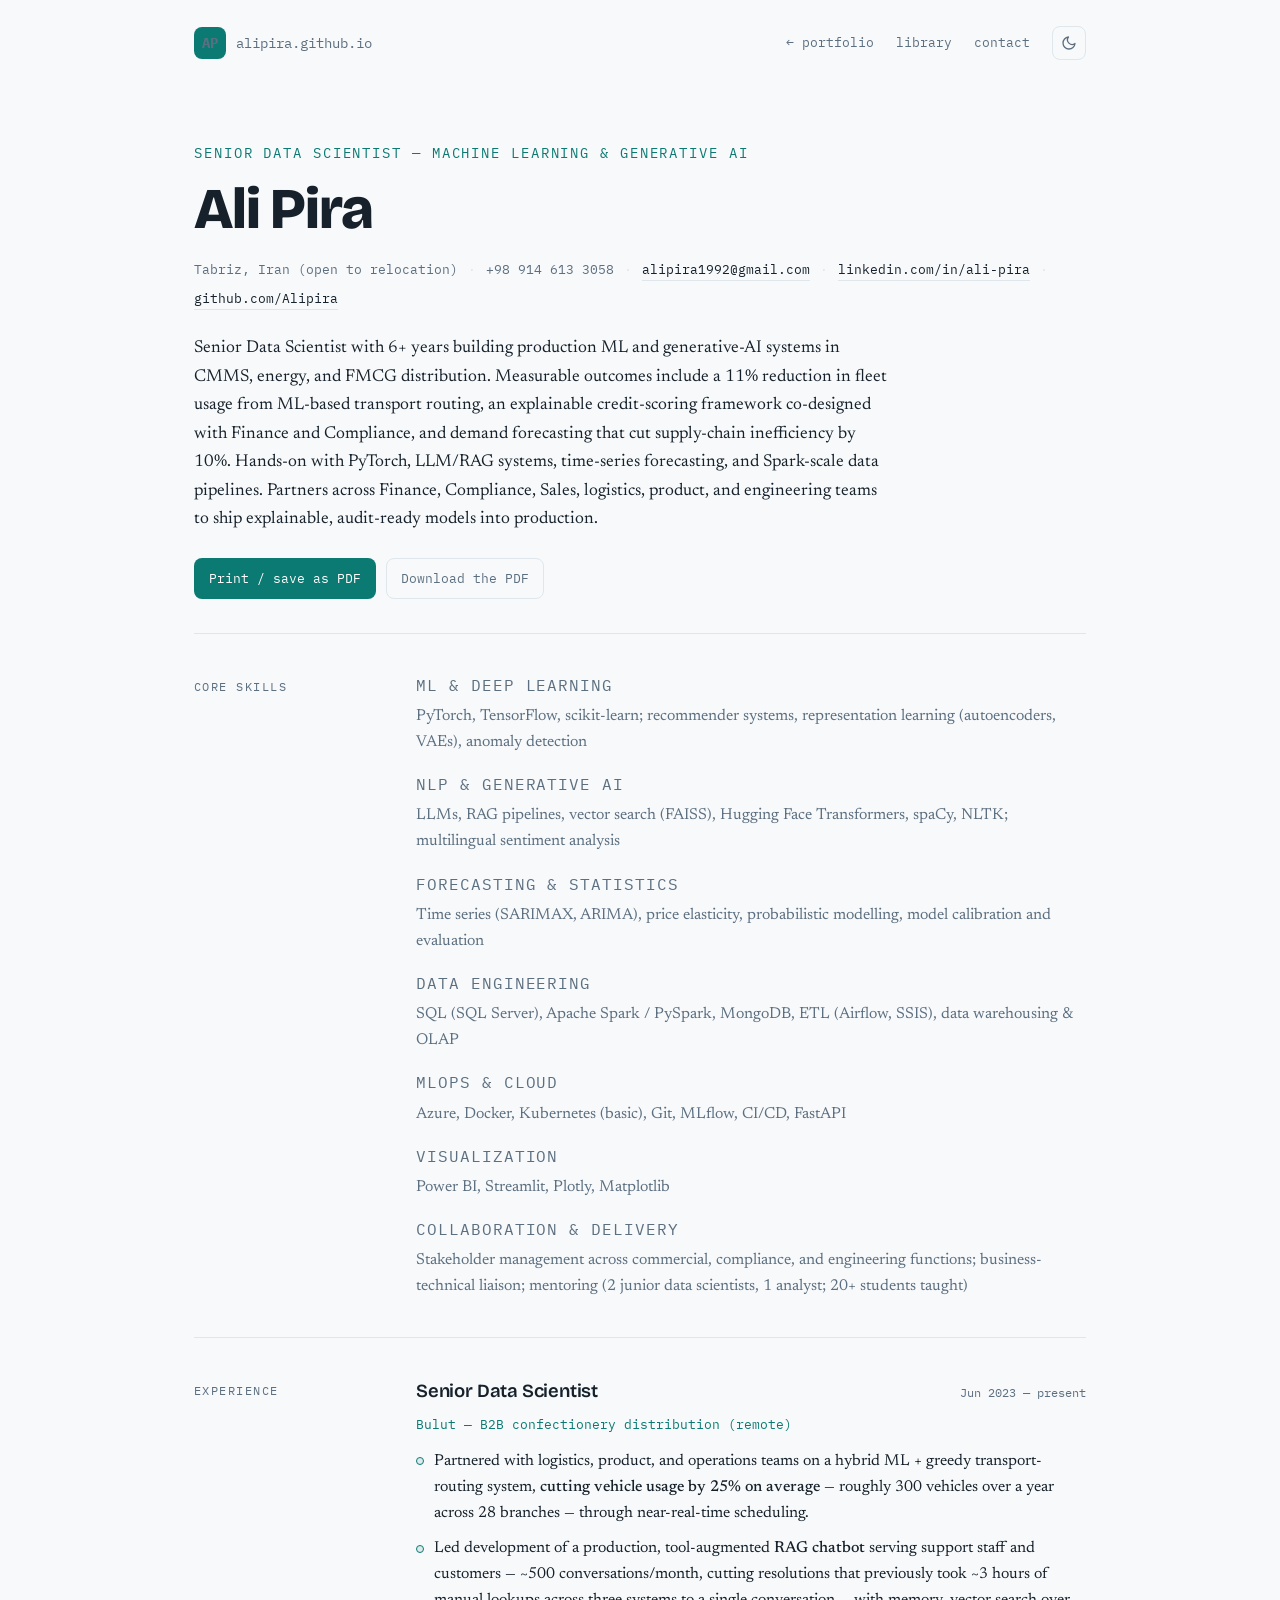
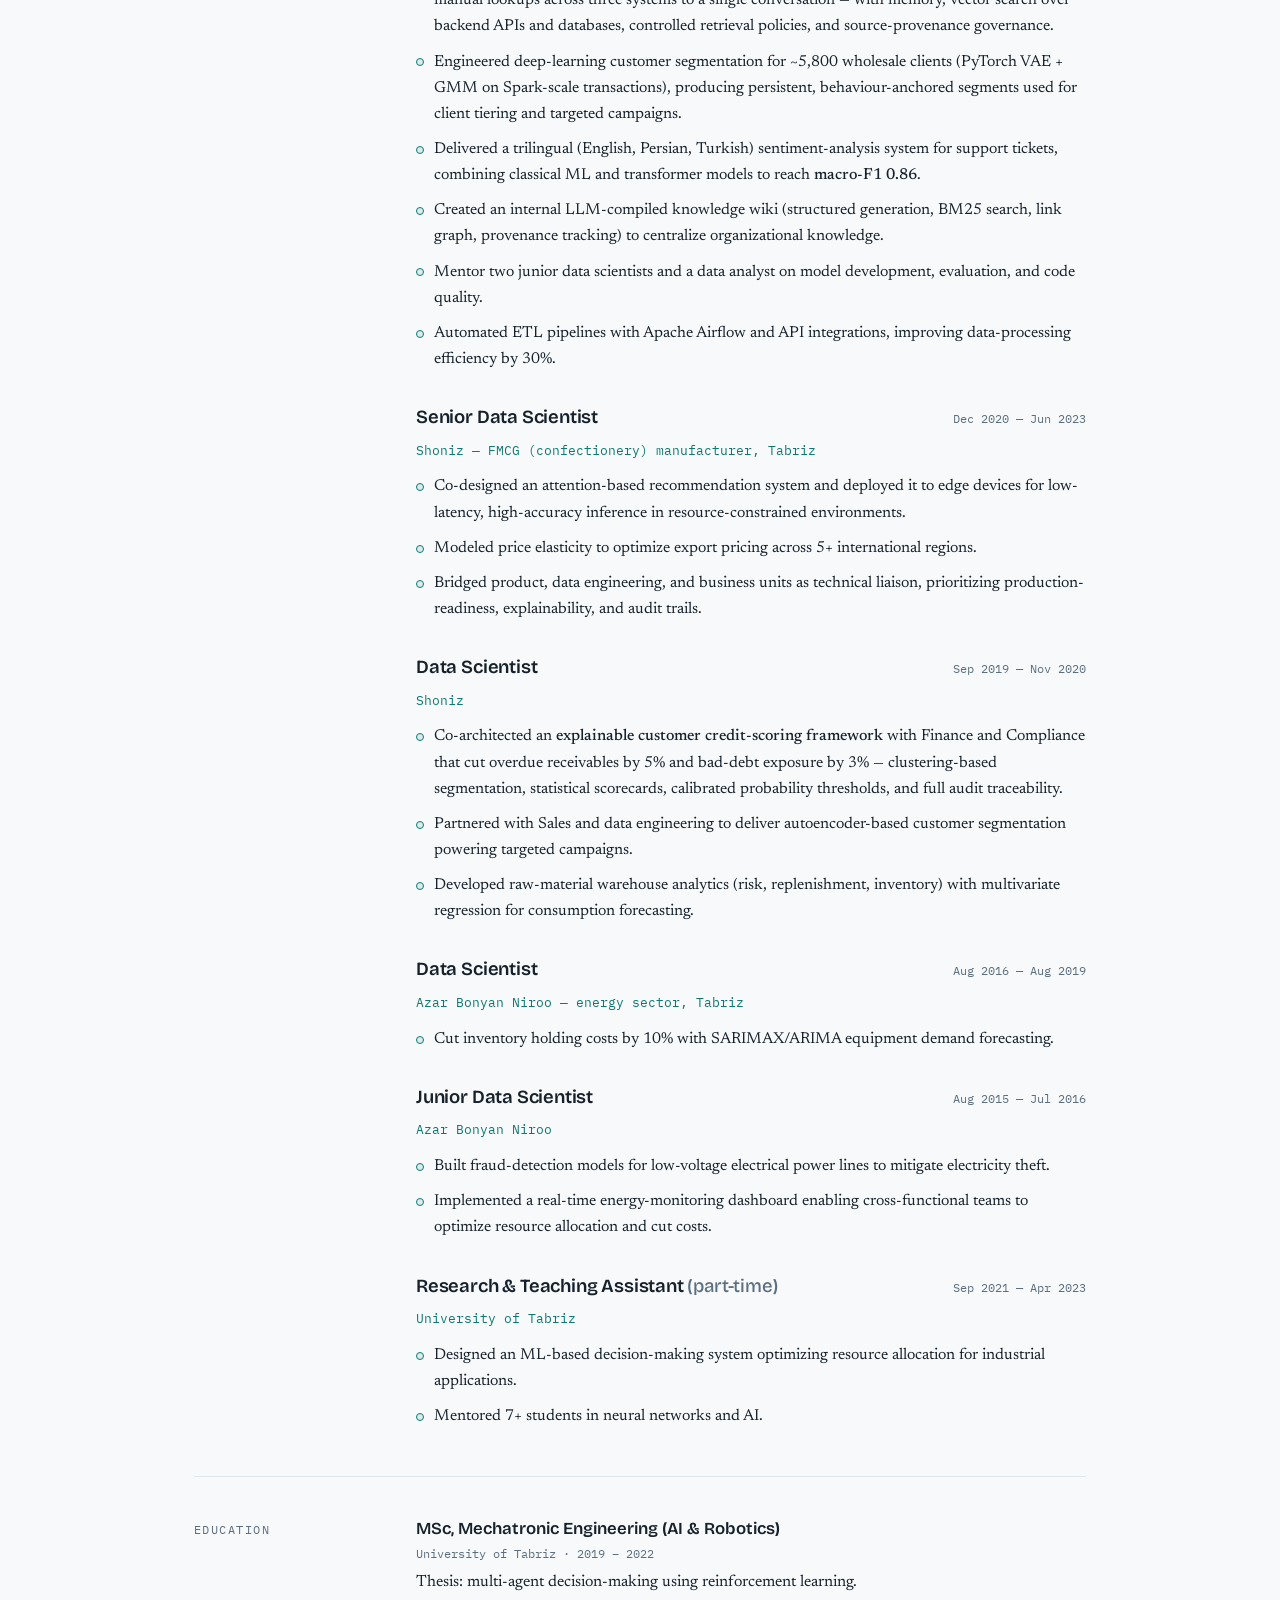
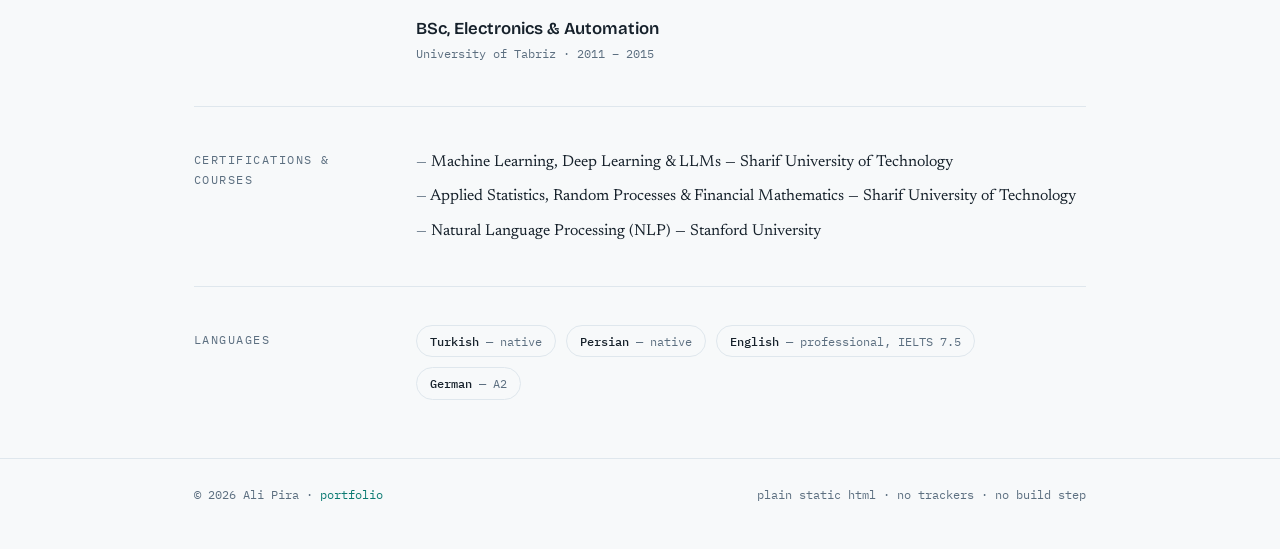
<file: cv.html>
<!DOCTYPE html>
<html lang="en">
<head>
<meta charset="UTF-8">
<meta name="viewport" content="width=device-width, initial-scale=1.0">
<title>CV — Ali Pira · Senior Data Scientist</title>
<meta name="description" content="Full CV of Ali Pira — Senior Data Scientist, machine learning and generative AI. 10+ years across FMCG distribution and energy: experience, skills, education, certifications, languages.">
<meta property="og:title" content="CV — Ali Pira · Senior Data Scientist">
<meta property="og:description" content="10+ years of production ML and generative AI across FMCG distribution and energy. Full curriculum vitae.">
<meta property="og:url" content="https://alipira.github.io/cv.html">
<meta property="og:image" content="https://github.com/Alipira.png">
<meta name="theme-color" content="#F7F9FA" media="(prefers-color-scheme: light)">
<meta name="theme-color" content="#0C1218" media="(prefers-color-scheme: dark)">
<link rel="icon" href="data:image/svg+xml,%3Csvg xmlns='http://www.w3.org/2000/svg' viewBox='0 0 64 64'%3E%3Crect width='64' height='64' rx='14' fill='%230B7A72'/%3E%3Ctext x='32' y='42' font-family='Arial,sans-serif' font-size='28' font-weight='700' fill='white' text-anchor='middle'%3EAP%3C/text%3E%3C/svg%3E">
<link rel="preconnect" href="https://fonts.googleapis.com">
<link rel="preconnect" href="https://fonts.gstatic.com" crossorigin>
<link href="https://fonts.googleapis.com/css2?family=Bricolage+Grotesque:opsz,wght@12..96,500;12..96,600;12..96,800&family=IBM+Plex+Mono:wght@400;500&family=Newsreader:ital,opsz,wght@0,6..72,400;0,6..72,500;1,6..72,400&display=swap" rel="stylesheet">

<style>
/* ============================================================
   TOKENS — identical to index.html; keep the two in sync
   ============================================================ */
:root{
  --bg:#F7F9FA;
  --surface:#FFFFFF;
  --ink:#16212B;
  --muted:#5C6F80;
  --line:#DFE7ED;
  --grid:#EAF0F4;
  --teal:#0B7A72;
  --amber:#B26A00;
  --teal-soft:rgba(11,122,114,.10);
  --amber-soft:rgba(178,106,0,.12);
  --shadow:0 10px 28px rgba(22,33,43,.08);
  --radius:12px;
  --display:"Bricolage Grotesque",system-ui,"Segoe UI",sans-serif;
  --prose:"Newsreader",Georgia,"Times New Roman",serif;
  --mono:"IBM Plex Mono",ui-monospace,SFMono-Regular,Menlo,monospace;
}
[data-theme="dark"]{
  --bg:#0C1218;--surface:#121A23;--ink:#E7EEF4;--muted:#8FA3B5;
  --line:#223140;--grid:#18232E;--teal:#3ECBBB;--amber:#F0A63C;
  --teal-soft:rgba(62,203,187,.12);--amber-soft:rgba(240,166,60,.14);
  --shadow:0 12px 30px rgba(0,0,0,.35);
}
@media (prefers-color-scheme: dark){
  :root:not([data-theme="light"]){
    --bg:#0C1218;--surface:#121A23;--ink:#E7EEF4;--muted:#8FA3B5;
    --line:#223140;--grid:#18232E;--teal:#3ECBBB;--amber:#F0A63C;
    --teal-soft:rgba(62,203,187,.12);--amber-soft:rgba(240,166,60,.14);
    --shadow:0 12px 30px rgba(0,0,0,.35);
  }
}

/* ============================================================
   BASE
   ============================================================ */
*{box-sizing:border-box;margin:0;padding:0}
html{scroll-behavior:smooth}
body{
  background:var(--bg);color:var(--ink);
  font-family:var(--prose);font-size:16px;line-height:1.65;
  -webkit-font-smoothing:antialiased;
  transition:background .25s ease,color .25s ease;
}
.wrap{max-width:940px;margin:0 auto;padding:0 24px}
a{color:inherit}
::selection{background:var(--teal-soft)}
.skip{
  position:absolute;left:-9999px;top:0;background:var(--teal);color:#fff;
  font-family:var(--mono);font-size:.85rem;padding:10px 16px;
  border-radius:0 0 8px 0;z-index:99;
}
.skip:focus{left:0}
:focus-visible{outline:2px solid var(--teal);outline-offset:3px;border-radius:4px}

/* ============================================================
   HEADER
   ============================================================ */
header{padding:26px 0}
.hrow{display:flex;align-items:center;justify-content:space-between;gap:16px}
.brand{display:flex;align-items:center;gap:10px;text-decoration:none}
.mark{
  width:32px;height:32px;border-radius:8px;background:var(--teal);color:#fff;
  display:grid;place-items:center;font-family:var(--display);
  font-weight:800;font-size:.85rem;letter-spacing:.02em;
}
[data-theme="dark"] .mark{color:#0C1218}
@media (prefers-color-scheme: dark){
  :root:not([data-theme="light"]) .mark{color:#0C1218}
}
.brand span{font-family:var(--mono);font-size:.85rem;color:var(--muted)}
nav{display:flex;align-items:center;gap:22px}
nav a{font-family:var(--mono);font-size:.82rem;color:var(--muted);text-decoration:none}
nav a:hover{color:var(--teal)}
#themeBtn{
  background:none;border:1px solid var(--line);border-radius:8px;
  width:34px;height:34px;display:grid;place-items:center;cursor:pointer;color:var(--muted);
}
#themeBtn:hover{color:var(--teal);border-color:var(--teal)}
#themeBtn svg{width:16px;height:16px}
.icon-moon{display:block}
.icon-sun{display:none}
[data-theme="dark"] .icon-moon{display:none}
[data-theme="dark"] .icon-sun{display:block}
@media (prefers-color-scheme: dark){
  :root:not([data-theme="light"]) .icon-moon{display:none}
  :root:not([data-theme="light"]) .icon-sun{display:block}
}

/* ============================================================
   CV HEAD
   ============================================================ */
.cv-head{padding:56px 0 34px;border-bottom:1px solid var(--line)}
.role{
  font-family:var(--mono);font-size:.85rem;letter-spacing:.14em;
  text-transform:uppercase;color:var(--teal);margin-bottom:16px;
}
h1{
  font-family:var(--display);font-weight:800;
  font-size:clamp(2.4rem,6vw,3.6rem);line-height:1.03;
  letter-spacing:-.02em;margin-bottom:18px;
}
.contact-line{
  font-family:var(--mono);font-size:.84rem;color:var(--muted);
  display:flex;flex-wrap:wrap;gap:6px 0;margin-bottom:24px;
}
.contact-line a{color:var(--ink);text-decoration:none;border-bottom:1px solid var(--line)}
.contact-line a:hover{color:var(--teal);border-color:var(--teal)}
.contact-line .sep{margin:0 10px;color:var(--line)}
.profile{font-size:1.08rem;max-width:70ch;margin-bottom:24px}
.cv-actions{display:flex;gap:10px;flex-wrap:wrap}
.btn{
  font-family:var(--mono);font-size:.8rem;text-decoration:none;
  padding:9px 14px;border-radius:8px;display:inline-block;border:1px solid transparent;
  transition:opacity .15s ease,border-color .15s ease,color .15s ease;
  cursor:pointer;
}
.btn-primary{background:var(--teal);color:#fff}
[data-theme="dark"] .btn-primary{color:#0C1218}
@media (prefers-color-scheme: dark){
  :root:not([data-theme="light"]) .btn-primary{color:#0C1218}
}
.btn-primary:hover{opacity:.88}
.btn-ghost{border-color:var(--line);color:var(--muted);background:none}
.btn-ghost:hover{border-color:var(--teal);color:var(--teal)}

/* ============================================================
   CV SECTIONS — two columns: label rail + content
   ============================================================ */
.cv-section{
  display:grid;grid-template-columns:190px 1fr;gap:32px;
  padding:38px 0;border-bottom:1px solid var(--line);
}
.cv-section:last-of-type{border-bottom:none}
.cv-label{
  font-family:var(--mono);font-size:.76rem;letter-spacing:.12em;
  text-transform:uppercase;color:var(--muted);padding-top:5px;
}
h2{
  font-family:var(--display);font-weight:600;font-size:1.35rem;
  letter-spacing:-.01em;margin-bottom:4px;
}

/* Roles */
.role-block{margin-bottom:30px}
.role-block:last-child{margin-bottom:0}
.role-head{
  display:flex;justify-content:space-between;align-items:baseline;
  gap:16px;flex-wrap:wrap;margin-bottom:3px;
}
.role-title{font-family:var(--display);font-weight:600;font-size:1.16rem;letter-spacing:-.01em}
.role-dates{font-family:var(--mono);font-size:.78rem;color:var(--muted);white-space:nowrap}
.role-org{font-family:var(--mono);font-size:.82rem;color:var(--teal);margin-bottom:12px}
.bullets{list-style:none}
.bullets li{position:relative;padding-left:18px;margin-bottom:9px;font-size:.99rem}
.bullets li::before{
  content:"";position:absolute;left:0;top:.62em;
  width:6px;height:6px;border-radius:50%;background:var(--teal-soft);
  border:1px solid var(--teal);
}
.bullets b{font-weight:500;color:var(--ink)}

/* Skills */
.skill-row{margin-bottom:16px}
.skill-row:last-child{margin-bottom:0}
.skill-name{
  font-family:var(--mono);font-size:.78rem;letter-spacing:.06em;
  text-transform:uppercase;color:var(--amber);margin-bottom:5px;
}
.skill-row p{font-size:.99rem;color:var(--muted)}

/* Education / certs / languages */
.edu{margin-bottom:20px}
.edu:last-child{margin-bottom:0}
.edu-title{font-family:var(--display);font-weight:600;font-size:1.05rem}
.edu-meta{font-family:var(--mono);font-size:.78rem;color:var(--muted);margin-bottom:5px}
.plain{list-style:none}
.plain li{padding:4px 0;font-size:.99rem}
.plain li::before{content:"— ";color:var(--muted)}
.lang-grid{display:flex;flex-wrap:wrap;gap:10px}
.lang{
  font-family:var(--mono);font-size:.78rem;color:var(--muted);
  border:1px solid var(--line);border-radius:999px;padding:5px 13px;
}
.lang b{color:var(--ink);font-weight:500}

/* ============================================================
   FOOTER
   ============================================================ */
footer{border-top:1px solid var(--line);margin-top:20px;padding:26px 0 44px}
footer .wrap{
  display:flex;justify-content:space-between;flex-wrap:wrap;gap:10px;
  font-family:var(--mono);font-size:.76rem;color:var(--muted);
}
footer a{color:var(--teal);text-decoration:none}

/* ============================================================
   RESPONSIVE
   ============================================================ */
@media (max-width:760px){
  .cv-head{padding:40px 0 28px}
  .cv-section{grid-template-columns:1fr;gap:14px;padding:30px 0}
  .cv-label{padding-top:0}
  .contact-line .sep{display:none}
  .contact-line{flex-direction:column;gap:4px}
}

/* ============================================================
   PRINT — "Print / save as PDF" produces a clean document
   ============================================================ */
@media print{
  :root{--bg:#fff;--surface:#fff;--ink:#111;--muted:#444;--line:#ccc;--teal:#0B7A72;--amber:#8a5200}
  header,footer,.cv-actions,.skip{display:none}
  body{font-size:10.5pt;line-height:1.45}
  .wrap{max-width:none;padding:0}
  .cv-head{padding:0 0 14px}
  h1{font-size:22pt;margin-bottom:8px}
  .profile{font-size:10.5pt;margin-bottom:0}
  .cv-section{grid-template-columns:150px 1fr;gap:20px;padding:16px 0;break-inside:avoid}
  .role-block{margin-bottom:14px;break-inside:avoid}
  .bullets li{margin-bottom:4px}
  a{text-decoration:none}
}
</style>
</head>
<body>
<a class="skip" href="#cv">Skip to CV</a>

<header>
  <div class="wrap hrow">
    <a class="brand" href="index.html" aria-label="Ali Pira — home">
      <span class="mark" aria-hidden="true">AP</span>
      <span>alipira.github.io</span>
    </a>
    <nav aria-label="Site">
      <a href="index.html">← portfolio</a>
      <a href="index.html#library">library</a>
      <a href="mailto:alipira1992@gmail.com">contact</a>
      <button id="themeBtn" aria-label="Toggle color theme">
        <svg class="icon-moon" viewBox="0 0 24 24" fill="none" stroke="currentColor" stroke-width="2" stroke-linecap="round" stroke-linejoin="round" aria-hidden="true"><path d="M21 12.8A9 9 0 1 1 11.2 3a7 7 0 0 0 9.8 9.8z"/></svg>
        <svg class="icon-sun" viewBox="0 0 24 24" fill="none" stroke="currentColor" stroke-width="2" stroke-linecap="round" stroke-linejoin="round" aria-hidden="true"><circle cx="12" cy="12" r="4"/><path d="M12 2v2M12 20v2M4.9 4.9l1.4 1.4M17.7 17.7l1.4 1.4M2 12h2M20 12h2M4.9 19.1l1.4-1.4M17.7 6.3l1.4-1.4"/></svg>
      </button>
    </nav>
  </div>
</header>

<main id="cv">
  <div class="wrap">

    <!-- ======================= CV HEAD ======================= -->
    <div class="cv-head">
      <p class="role">Senior Data Scientist — Machine Learning &amp; Generative AI</p>
      <h1>Ali Pira</h1>
      <p class="contact-line">
        <span>Tabriz, Iran (open to relocation)</span><span class="sep">·</span>
        <span>+98 914 613 3058</span><span class="sep">·</span>
        <a href="mailto:alipira1992@gmail.com">alipira1992@gmail.com</a><span class="sep">·</span>
        <a href="https://www.linkedin.com/in/ali-pira/">linkedin.com/in/ali-pira</a><span class="sep">·</span>
        <a href="https://github.com/Alipira">github.com/Alipira</a>
      </p>
      <p class="profile">
        Senior Data Scientist with 6+ years building production ML and
        generative-AI systems in CMMS, energy, and FMCG distribution. Measurable
        outcomes include a 11% reduction in fleet usage from ML-based transport
        routing, an explainable credit-scoring framework co-designed with Finance
        and Compliance, and demand forecasting that cut supply-chain inefficiency
        by 10%. Hands-on with PyTorch, LLM/RAG systems, time-series forecasting,
        and Spark-scale data pipelines. Partners across Finance, Compliance,
        Sales, logistics, product, and engineering teams to ship explainable,
        audit-ready models into production.
      </p>
      <div class="cv-actions">
        <button class="btn btn-primary" id="printBtn">Print / save as PDF</button>
        <a class="btn btn-ghost" href="AliPiraCV.pdf">Download the PDF</a>
      </div>
    </div>

    <!-- ======================= SKILLS ======================== -->
    <section class="cv-section">
      <p class="cv-label">Core skills</p>
      <div>
        <div class="skill-row">
          <p class="skill-name">ML &amp; deep learning</p>
          <p>PyTorch, TensorFlow, scikit-learn; recommender systems, representation learning (autoencoders, VAEs), anomaly detection</p>
        </div>
        <div class="skill-row">
          <p class="skill-name">NLP &amp; generative AI</p>
          <p>LLMs, RAG pipelines, vector search (FAISS), Hugging Face Transformers, spaCy, NLTK; multilingual sentiment analysis</p>
        </div>
        <div class="skill-row">
          <p class="skill-name">Forecasting &amp; statistics</p>
          <p>Time series (SARIMAX, ARIMA), price elasticity, probabilistic modelling, model calibration and evaluation</p>
        </div>
        <div class="skill-row">
          <p class="skill-name">Data engineering</p>
          <p>SQL (SQL Server), Apache Spark / PySpark, MongoDB, ETL (Airflow, SSIS), data warehousing &amp; OLAP</p>
        </div>
        <div class="skill-row">
          <p class="skill-name">MLOps &amp; cloud</p>
          <p>Azure, Docker, Kubernetes (basic), Git, MLflow, CI/CD, FastAPI</p>
        </div>
        <div class="skill-row">
          <p class="skill-name">Visualization</p>
          <p>Power BI, Streamlit, Plotly, Matplotlib</p>
        </div>
        <div class="skill-row">
          <p class="skill-name">Collaboration &amp; delivery</p>
          <p>Stakeholder management across commercial, compliance, and engineering functions; business-technical liaison; mentoring (2 junior data scientists, 1 analyst; 20+ students taught)</p>
        </div>
      </div>
    </section>

    <!-- ===================== EXPERIENCE ====================== -->
    <section class="cv-section">
      <p class="cv-label">Experience</p>
      <div>

        <div class="role-block">
          <div class="role-head">
            <h2 class="role-title">Senior Data Scientist</h2>
            <span class="role-dates">Jun 2023 — present</span>
          </div>
          <p class="role-org">Bulut — B2B confectionery distribution (remote)</p>
          <ul class="bullets">
            <li>Partnered with logistics, product, and operations teams on a hybrid ML + greedy transport-routing system, <b>cutting vehicle usage by 25% on average</b> — roughly 300 vehicles over a year across 28 branches — through near-real-time scheduling.</li>
            <li>Led development of a production, tool-augmented <b>RAG chatbot</b> serving support staff and customers — ~500 conversations/month, cutting resolutions that previously took ~3 hours of manual lookups across three systems to a single conversation — with memory, vector search over backend APIs and databases, controlled retrieval policies, and source-provenance governance.</li>
            <li>Engineered deep-learning customer segmentation for ~5,800 wholesale clients (PyTorch VAE + GMM on Spark-scale transactions), producing persistent, behaviour-anchored segments used for client tiering and targeted campaigns.</li>
            <li>Delivered a trilingual (English, Persian, Turkish) sentiment-analysis system for support tickets, combining classical ML and transformer models to reach <b>macro-F1 0.86</b>.</li>
            <li>Created an internal LLM-compiled knowledge wiki (structured generation, BM25 search, link graph, provenance tracking) to centralize organizational knowledge.</li>
            <li>Mentor two junior data scientists and a data analyst on model development, evaluation, and code quality.</li>
            <li>Automated ETL pipelines with Apache Airflow and API integrations, improving data-processing efficiency by 30%.</li>
          </ul>
        </div>

        <div class="role-block">
          <div class="role-head">
            <h2 class="role-title">Senior Data Scientist</h2>
            <span class="role-dates">Dec 2020 — Jun 2023</span>
          </div>
          <p class="role-org">Shoniz — FMCG (confectionery) manufacturer, Tabriz</p>
          <ul class="bullets">
            <li>Co-designed an attention-based recommendation system and deployed it to edge devices for low-latency, high-accuracy inference in resource-constrained environments.</li>
            <li>Modeled price elasticity to optimize export pricing across 5+ international regions.</li>
            <li>Bridged product, data engineering, and business units as technical liaison, prioritizing production-readiness, explainability, and audit trails.</li>
          </ul>
        </div>

        <div class="role-block">
          <div class="role-head">
            <h2 class="role-title">Data Scientist</h2>
            <span class="role-dates">Sep 2019 — Nov 2020</span>
          </div>
          <p class="role-org">Shoniz</p>
          <ul class="bullets">
            <li>Co-architected an <b>explainable customer credit-scoring framework</b> with Finance and Compliance that cut overdue receivables by 5% and bad-debt exposure by 3% — clustering-based segmentation, statistical scorecards, calibrated probability thresholds, and full audit traceability.</li>
            <li>Partnered with Sales and data engineering to deliver autoencoder-based customer segmentation powering targeted campaigns.</li>
            <li>Developed raw-material warehouse analytics (risk, replenishment, inventory) with multivariate regression for consumption forecasting.</li>
          </ul>
        </div>

        <div class="role-block">
          <div class="role-head">
            <h2 class="role-title">Data Scientist</h2>
            <span class="role-dates">Aug 2016 — Aug 2019</span>
          </div>
          <p class="role-org">Azar Bonyan Niroo — energy sector, Tabriz</p>
          <ul class="bullets">
            <li>Cut inventory holding costs by 10% with SARIMAX/ARIMA equipment demand forecasting.</li>
          </ul>
        </div>

        <div class="role-block">
          <div class="role-head">
            <h2 class="role-title">Junior Data Scientist</h2>
            <span class="role-dates">Aug 2015 — Jul 2016</span>
          </div>
          <p class="role-org">Azar Bonyan Niroo</p>
          <ul class="bullets">
            <li>Built fraud-detection models for low-voltage electrical power lines to mitigate electricity theft.</li>
            <li>Implemented a real-time energy-monitoring dashboard enabling cross-functional teams to optimize resource allocation and cut costs.</li>
          </ul>
        </div>

        <div class="role-block">
          <div class="role-head">
            <h2 class="role-title">Research &amp; Teaching Assistant <span style="font-weight:500;color:var(--muted)">(part-time)</span></h2>
            <span class="role-dates">Sep 2021 — Apr 2023</span>
          </div>
          <p class="role-org">University of Tabriz</p>
          <ul class="bullets">
            <li>Designed an ML-based decision-making system optimizing resource allocation for industrial applications.</li>
            <li>Mentored 7+ students in neural networks and AI.</li>
          </ul>
        </div>

      </div>
    </section>

    <!-- ====================== EDUCATION ====================== -->
    <section class="cv-section">
      <p class="cv-label">Education</p>
      <div>
        <div class="edu">
          <p class="edu-title">MSc, Mechatronic Engineering (AI &amp; Robotics)</p>
          <p class="edu-meta">University of Tabriz · 2019 – 2022</p>
          <p>Thesis: multi-agent decision-making using reinforcement learning.</p>
        </div>
        <div class="edu">
          <p class="edu-title">BSc, Electronics &amp; Automation</p>
          <p class="edu-meta">University of Tabriz · 2011 – 2015</p>
        </div>
      </div>
    </section>

    <!-- ================ CERTIFICATIONS & COURSES ============= -->
    <section class="cv-section">
      <p class="cv-label">Certifications &amp; courses</p>
      <div>
        <ul class="plain">
          <li>Machine Learning, Deep Learning &amp; LLMs — Sharif University of Technology</li>
          <li>Applied Statistics, Random Processes &amp; Financial Mathematics — Sharif University of Technology</li>
          <li>Natural Language Processing (NLP) — Stanford University</li>
        </ul>
      </div>
    </section>

    <!-- ====================== LANGUAGES ====================== -->
    <section class="cv-section">
      <p class="cv-label">Languages</p>
      <div>
        <div class="lang-grid">
          <span class="lang"><b>Turkish</b> — native</span>
          <span class="lang"><b>Persian</b> — native</span>
          <span class="lang"><b>English</b> — professional, IELTS 7.5</span>
          <span class="lang"><b>German</b> — A2</span>
        </div>
      </div>
    </section>

  </div>
</main>

<footer>
  <div class="wrap">
    <span>© <span id="year">2026</span> Ali Pira · <a href="index.html">portfolio</a></span>
    <span>plain static html · no trackers · no build step</span>
  </div>
</footer>

<script>
/* Theme toggle — follows the system by default; the button overrides
   for this visit only (no storage used, nothing persists). */
(function () {
  var btn = document.getElementById('themeBtn');
  var root = document.documentElement;
  btn.addEventListener('click', function () {
    var systemDark = window.matchMedia('(prefers-color-scheme: dark)').matches;
    var current = root.getAttribute('data-theme') || (systemDark ? 'dark' : 'light');
    root.setAttribute('data-theme', current === 'dark' ? 'light' : 'dark');
  });
})();

/* Print button — the print stylesheet drops the chrome and lays the CV
   out as a document. */
document.getElementById('printBtn').addEventListener('click', function () {
  window.print();
});

/* Footer year */
document.getElementById('year').textContent = new Date().getFullYear();
</script>
</body>
</html>
</file>
<file: assets/site.css>
/* ============================================================
   site.css — shared tokens and chrome for alipira.github.io
   Every page links this file. Change a colour or a font once
   here and the whole site follows.
   ============================================================ */

/* ---------- TOKENS ---------- */
:root{
  --bg:#F7F9FA;
  --surface:#FFFFFF;
  --ink:#16212B;
  --muted:#5C6F80;
  --line:#DFE7ED;
  --grid:#E7EDF1;
  --teal:#0B7A72;          /* accent, and "good" in data */
  --amber:#B26A00;         /* second track */
  --signal:#B4291F;        /* failure / negative only */
  --teal-soft:rgba(11,122,114,.10);
  --amber-soft:rgba(178,106,0,.12);
  --signal-soft:rgba(180,41,31,.08);
  --on-accent:#FFFFFF;     /* text on a teal fill */
  --shadow:0 10px 28px rgba(22,33,43,.08);
  --radius:12px;
  --display:"Bricolage Grotesque",system-ui,"Segoe UI",sans-serif;
  --prose:"Newsreader",Georgia,"Times New Roman",serif;
  --mono:"IBM Plex Mono",ui-monospace,SFMono-Regular,Menlo,monospace;
}
[data-theme="dark"]{
  --bg:#0C1218;
  --surface:#121A23;
  --ink:#E7EEF4;
  --muted:#93A7B8;
  --line:#223140;
  --grid:#17222D;
  --teal:#3ECBBB;
  --amber:#F0A63C;
  --signal:#F2685C;
  --teal-soft:rgba(62,203,187,.12);
  --amber-soft:rgba(240,166,60,.14);
  --signal-soft:rgba(242,104,92,.12);
  --on-accent:#0C1218;
  --shadow:0 12px 30px rgba(0,0,0,.35);
}
@media (prefers-color-scheme: dark){
  :root:not([data-theme="light"]){
    --bg:#0C1218;
    --surface:#121A23;
    --ink:#E7EEF4;
    --muted:#93A7B8;
    --line:#223140;
    --grid:#17222D;
    --teal:#3ECBBB;
    --amber:#F0A63C;
    --signal:#F2685C;
    --teal-soft:rgba(62,203,187,.12);
    --amber-soft:rgba(240,166,60,.14);
    --signal-soft:rgba(242,104,92,.12);
    --on-accent:#0C1218;
    --shadow:0 12px 30px rgba(0,0,0,.35);
  }
}

/* ---------- BASE ---------- */
*{box-sizing:border-box;margin:0;padding:0}
html{scroll-behavior:smooth;-webkit-text-size-adjust:100%}
body{
  background:var(--bg);
  color:var(--ink);
  font-family:var(--prose);
  font-size:16px;
  line-height:1.6;
  -webkit-font-smoothing:antialiased;
}
.wrap{max-width:1080px;margin:0 auto;padding:0 24px}
a{color:inherit}
::selection{background:var(--teal-soft)}
:focus-visible{outline:2px solid var(--teal);outline-offset:3px;border-radius:4px}
.mono{font-family:var(--mono);font-variant-numeric:tabular-nums}
strong{font-weight:500}

.skip{
  position:absolute;left:-9999px;top:0;z-index:99;
  background:var(--teal);color:var(--on-accent);
  font-family:var(--mono);font-size:.85rem;padding:10px 16px;border-radius:0 0 8px 0;
}
.skip:focus{left:0}

/* ---------- HEADER ---------- */
.site-head{padding:22px 0}
.site-head .wrap{display:flex;align-items:center;justify-content:space-between;gap:16px}
.brand{display:flex;align-items:center;gap:10px;text-decoration:none;min-width:0}
.brand .mark{
  width:32px;height:32px;border-radius:8px;flex:0 0 auto;
  background:var(--teal);color:var(--on-accent);
  display:grid;place-items:center;
  font-family:var(--display);font-weight:800;font-size:.85rem;
}
.brand .path{
  font-family:var(--mono);font-size:.82rem;color:var(--muted);
  white-space:nowrap;overflow:hidden;text-overflow:ellipsis;
}
.brand:hover .path{color:var(--teal)}
.site-nav{display:flex;align-items:center;gap:20px}
.site-nav a{font-family:var(--mono);font-size:.82rem;color:var(--muted);text-decoration:none}
.site-nav a:hover{color:var(--teal)}
.theme-btn{
  background:none;border:1px solid var(--line);border-radius:8px;
  width:34px;height:34px;flex:0 0 auto;
  display:grid;place-items:center;cursor:pointer;color:var(--muted);
}
.theme-btn:hover{color:var(--teal);border-color:var(--teal)}
.theme-btn svg{width:16px;height:16px}
.icon-sun{display:none}
[data-theme="dark"] .icon-moon{display:none}
[data-theme="dark"] .icon-sun{display:block}
@media (prefers-color-scheme: dark){
  :root:not([data-theme="light"]) .icon-moon{display:none}
  :root:not([data-theme="light"]) .icon-sun{display:block}
}

/* ---------- SECTION FURNITURE ---------- */
.band{padding:52px 0 0}
.fig{font-family:var(--mono);font-size:.8rem;color:var(--muted);margin-bottom:8px}
.fig b{color:var(--teal);font-weight:500}
h1,h2,h3{font-family:var(--display);letter-spacing:-.01em}
h2{font-weight:600;font-size:clamp(1.5rem,3vw,1.95rem);margin-bottom:12px}
h3{font-weight:600}
.section-intro{color:var(--muted);max-width:62ch;margin-bottom:30px}
.mini{
  font-family:var(--mono);font-size:.75rem;letter-spacing:.12em;
  text-transform:uppercase;color:var(--muted);margin-bottom:12px;
}

/* ---------- BUTTONS ---------- */
.btn{
  font-family:var(--mono);font-size:.8rem;text-decoration:none;
  padding:9px 14px;border-radius:8px;display:inline-block;
  transition:opacity .15s ease,border-color .15s ease,color .15s ease;
}
.btn-primary{background:var(--teal);color:var(--on-accent)}
.btn-primary:hover{opacity:.88}
.btn-ghost{border:1px solid var(--line);color:var(--muted)}
.btn-ghost:hover{border-color:var(--teal);color:var(--teal)}

/* ---------- CHIPS ---------- */
.chips{display:flex;flex-wrap:wrap;gap:8px}
.chip{
  font-family:var(--mono);font-size:.76rem;color:var(--muted);
  border:1px solid var(--line);border-radius:999px;padding:4px 11px;
}
.status{
  font-family:var(--mono);font-size:.74rem;letter-spacing:.06em;
  color:var(--teal);background:var(--teal-soft);
  border-radius:999px;padding:4px 11px;display:inline-block;
}

/* ---------- FOOTER ---------- */
.site-foot{border-top:2px solid var(--ink);margin-top:56px;padding:22px 0 44px}
.site-foot .wrap{
  display:flex;justify-content:space-between;flex-wrap:wrap;gap:10px;
  font-family:var(--mono);font-size:.76rem;color:var(--muted);
}

/* ---------- MOTION ---------- */
.reveal{opacity:0;transform:translateY(14px);transition:opacity .5s ease,transform .5s ease}
.reveal.on{opacity:1;transform:none}
@media (prefers-reduced-motion: reduce){
  html{scroll-behavior:auto}
  .reveal{opacity:1;transform:none;transition:none}
  *{animation:none !important}
}
</file>
<file: assets/home.css>
/* ============================================================
   home.css — styles used only by the hub page (index.html)
   ============================================================ */

/* ---------- HERO ---------- */
.hero{padding:70px 0 56px}
.hero-grid{display:grid;grid-template-columns:1fr auto;gap:36px;align-items:start}
.role{
  font-family:var(--mono);font-size:.85rem;letter-spacing:.14em;
  text-transform:uppercase;color:var(--teal);margin-bottom:18px;
}
.hero h1{
  font-weight:800;font-size:clamp(2.7rem,7.4vw,4.6rem);
  line-height:1.02;letter-spacing:-.02em;margin-bottom:24px;
}
.lede{font-size:1.16rem;line-height:1.6;max-width:56ch;margin-bottom:24px}
.avatar{
  width:104px;height:104px;border-radius:18px;overflow:hidden;position:relative;
  background:var(--teal-soft);display:grid;place-items:center;
  font-family:var(--display);font-weight:800;font-size:1.7rem;color:var(--teal);
}
.avatar img{position:absolute;inset:0;width:100%;height:100%;object-fit:cover}
.hero-links{display:flex;flex-wrap:wrap;gap:10px 26px;margin-bottom:30px}
.hero-links a{
  font-family:var(--mono);font-size:.85rem;text-decoration:none;
  border-bottom:1px solid var(--line);padding-bottom:2px;
}
.hero-links a:hover{color:var(--teal);border-color:var(--teal)}
.stats{
  font-family:var(--mono);font-size:.8rem;color:var(--muted);
  border-top:1px solid var(--line);padding-top:16px;
  display:flex;flex-wrap:wrap;gap:6px 0;
}
.stats b{color:var(--ink);font-weight:500}
.stats .sep{margin:0 12px;color:var(--line)}

/* ---------- LIBRARY CARDS ---------- */
.cards{display:grid;gap:20px;grid-template-columns:repeat(auto-fit,minmax(300px,1fr))}
.card{
  background:var(--surface);border:1px solid var(--line);border-radius:var(--radius);
  padding:22px 22px 20px;display:flex;flex-direction:column;
  transition:transform .25s ease,box-shadow .25s ease,border-color .25s ease;
}
.card:hover{transform:translateY(-3px);box-shadow:var(--shadow);border-color:var(--teal)}
@media (prefers-reduced-motion: reduce){
  .card{transition:none}
  .card:hover{transform:none}
}
.glyph{
  border-radius:8px;margin-bottom:18px;padding:4px 0;
  background:repeating-linear-gradient(to bottom,transparent 0 21px,var(--grid) 21px 22px);
}
.glyph svg{display:block;width:100%;height:88px}
.card h3{font-size:1.3rem;line-height:1.2;margin-bottom:10px}
.card p{font-size:.97rem;color:var(--muted);margin-bottom:18px}
.meta{
  font-family:var(--mono);font-size:.78rem;
  border-top:1px dashed var(--line);margin-top:auto;padding-top:12px;margin-bottom:16px;
}
.meta div{display:flex;justify-content:space-between;gap:12px;padding:3px 0}
.meta .k{color:var(--muted)}
.actions{display:flex;gap:10px;flex-wrap:wrap}

.card-ghost{border:1.5px dashed var(--line);background:transparent;gap:8px;justify-content:center}
.card-ghost:hover{transform:none;box-shadow:none;border-color:var(--muted)}
.card-ghost .tag{
  font-family:var(--mono);font-size:.75rem;letter-spacing:.1em;
  text-transform:uppercase;color:var(--muted);
}
.card-ghost p{margin:0}
.card-ghost a{color:var(--teal);text-decoration:none;border-bottom:1px solid var(--teal-soft)}
.card-ghost a:hover{border-color:var(--teal)}

/* ---------- RESEARCH ---------- */
.study{
  border-top:2px solid var(--ink);padding-top:22px;
  display:grid;grid-template-columns:1fr 232px;gap:36px;
}
.study-solo{grid-template-columns:1fr;margin-top:40px}
.study h3{font-size:1.45rem;line-height:1.2;margin-bottom:6px}
.question{
  font-style:italic;color:var(--muted);font-size:1.05rem;margin-bottom:16px;max-width:52ch;
}
.study p{max-width:60ch;margin-bottom:14px;font-size:1rem}
.study-foot{display:flex;flex-wrap:wrap;align-items:center;gap:12px;margin-top:18px}

/* measured-result panel: two bars, same data, same axis */
.panel{
  border:1px solid var(--line);border-radius:var(--radius);
  background:var(--surface);padding:18px 18px 16px;align-self:start;
}
.panel .cap{
  font-family:var(--mono);font-size:.72rem;letter-spacing:.1em;
  text-transform:uppercase;color:var(--muted);margin-bottom:14px;line-height:1.5;
}
.pbar{margin-bottom:14px}
.pbar .lab{font-family:var(--mono);font-size:.76rem;color:var(--muted);display:block;margin-bottom:5px}
.pbar .track{display:block;height:12px;background:var(--grid);border-radius:2px;overflow:hidden}
.pbar .fill{display:block;height:100%;background:var(--teal)}
.pbar .fill.base{background:var(--muted)}
.pbar .val{font-family:var(--mono);font-size:.86rem;font-weight:500;margin-top:5px;display:block}
.panel .foot{
  font-family:var(--mono);font-size:.7rem;color:var(--muted);
  border-top:1px dashed var(--line);padding-top:10px;line-height:1.5;
}

.also{list-style:none;margin-top:34px;border-top:1px solid var(--line)}
.also li{padding:16px 0;border-bottom:1px solid var(--line)}
.also h4{font-family:var(--display);font-weight:600;font-size:1.05rem;margin-bottom:4px}
.also p{color:var(--muted);font-size:.95rem;max-width:62ch}
.also .status{margin-top:8px}

/* ---------- ABOUT + CONTACT ---------- */
.about-grid{display:grid;grid-template-columns:1.2fr .8fr;gap:44px}
.about-grid p{max-width:58ch;margin-bottom:16px}
.now{list-style:none;margin-bottom:28px}
.now li{padding:5px 0;font-size:.97rem}
.now li::before{content:"→ ";font-family:var(--mono);color:var(--teal);font-size:.85rem}
.email{
  display:inline-block;font-family:var(--display);font-weight:600;
  font-size:clamp(1.2rem,3vw,1.7rem);color:var(--teal);text-decoration:none;
  border-bottom:2px solid var(--teal-soft);margin:6px 0 18px;
}
.email:hover{border-color:var(--teal)}
.contact-row{display:flex;gap:26px;flex-wrap:wrap}
.contact-row a{font-family:var(--mono);font-size:.85rem;color:var(--muted);text-decoration:none}
.contact-row a:hover{color:var(--teal)}

/* ---------- RESPONSIVE ---------- */
@media (max-width:820px){
  .study{grid-template-columns:1fr;gap:24px}
  .panel{max-width:420px}
}
@media (max-width:760px){
  .hero{padding:48px 0 44px}
  .hero-grid{grid-template-columns:1fr}
  .hero-grid .avatar{order:-1}
  .about-grid{grid-template-columns:1fr;gap:28px}
  .site-nav a[href="#about"],
  .site-nav a[href="#contact"]{display:none}
}

/* ============================================================
   CV
   Companies are the outer unit, roles nest inside them, so a
   promotion reads as a promotion instead of two separate jobs.
   ============================================================ */
.cvtools{display:flex;flex-wrap:wrap;gap:12px;align-items:center;margin-bottom:34px}
.cv{list-style:none}
.post{
  display:grid;grid-template-columns:236px 1fr;gap:32px;
  padding:26px 0;border-top:1px solid var(--line);
}
.post:first-child{border-top:2px solid var(--ink)}
.rail{position:relative;padding-left:20px}
.rail::before{
  content:"";position:absolute;left:4px;top:9px;bottom:-26px;
  width:1px;background:var(--line);
}
.post:last-child .rail::before{bottom:auto;height:0}
.rail::after{
  content:"";position:absolute;left:0;top:7px;
  width:9px;height:9px;border-radius:50%;
  background:var(--teal);
}
.rail h3{font-size:1.2rem;line-height:1.25;margin-bottom:4px}
.rail .org{font-size:.92rem;color:var(--muted);margin-bottom:8px}
.rail .span{font-family:var(--mono);font-size:.76rem;color:var(--muted)}
.roles{display:grid;gap:22px}
.role-block h4{
  font-family:var(--display);font-weight:600;font-size:1.02rem;
  display:flex;flex-wrap:wrap;gap:10px;align-items:baseline;margin-bottom:10px;
}
.role-block h4 .when{
  font-family:var(--mono);font-size:.74rem;font-weight:400;color:var(--muted);
}
.role-block ul{list-style:none}
.role-block li{
  position:relative;padding:0 0 9px 18px;font-size:.97rem;max-width:74ch;
}
.role-block li::before{
  content:"";position:absolute;left:0;top:.62em;
  width:6px;height:1px;background:var(--teal);
}
.role-block li b{font-weight:500;color:var(--ink)}

.credentials{display:grid;grid-template-columns:1fr 1fr;gap:36px;margin-top:36px;
  border-top:2px solid var(--ink);padding-top:26px}
.cred li{padding:10px 0;border-bottom:1px solid var(--line);font-size:.95rem;list-style:none}
.cred li .when{font-family:var(--mono);font-size:.74rem;color:var(--muted);display:block;margin-top:3px}
.cred li em{font-style:italic;color:var(--muted)}
.verify{
  font-family:var(--mono);font-size:.74rem;color:var(--muted);
  border:1px dashed var(--line);border-radius:8px;padding:12px 14px;margin-top:26px;
}

@media (max-width:820px){
  .post{grid-template-columns:1fr;gap:18px}
  .rail::before{display:none}
  .credentials{grid-template-columns:1fr;gap:26px}
}

.mini.stacked{margin-top:22px}

/* Education entries sit in the same timeline as the jobs — an amber marker
   keeps them readable as study rather than employment. */
.post.edu .rail::after{background:var(--amber)}
.post.edu .role-block li::before{background:var(--amber)}
</file>
<file: assets/print.css>
/* ============================================================
   print.css — turns the hub page into a printable CV.
   Browser → Print → Save as PDF gives a clean document: name,
   contact line, profile, experience, credentials. Everything
   else on the page is dropped.
   ============================================================ */
@media print{
  :root{
    --bg:#fff; --surface:#fff; --ink:#000; --muted:#444;
    --line:#bbb; --grid:#ddd; --teal:#000; --amber:#000;
    --teal-soft:transparent; --on-accent:#000;
  }
  html,body{background:#fff !important;color:#000;font-size:10.5pt}
  .wrap{max-width:none;padding:0}

  /* drop everything that isn't the CV */
  .site-head, .site-foot, #library, #research, #contact,
  .avatar, .stats, .fig, .cvtools, .skip, .verify{display:none !important}

  .hero{padding:0 0 12pt}
  .hero-grid{display:block}
  .hero h1{font-size:24pt;margin-bottom:4pt}
  .role{font-size:9pt;letter-spacing:.1em;margin-bottom:8pt;color:#000}
  .lede{display:none}
  .hero-links{gap:0 14pt;margin:0;border-top:1px solid #bbb;padding-top:8pt}
  .hero-links a{border:0;font-size:9pt}

  .band{padding:14pt 0 0}
  h2{font-size:13pt;margin-bottom:6pt;border-bottom:1px solid #000;padding-bottom:3pt}
  .section-intro{display:none}

  .about-grid{display:block}
  .about-grid p{max-width:none;margin-bottom:6pt}
  .now{margin-bottom:10pt}
  .mini{margin-top:10pt}
  .chip{border-color:#999}

  .post{
    grid-template-columns:150pt 1fr;gap:14pt;padding:10pt 0;
    break-inside:avoid;page-break-inside:avoid;
  }
  .rail{padding-left:0}
  .rail::before,.rail::after{display:none}
  .rail h3{font-size:11pt}
  .role-block{break-inside:avoid;page-break-inside:avoid}
  .role-block li{padding-bottom:4pt;max-width:none}
  .role-block li::before{background:#000}
  .credentials{gap:14pt}

  a{text-decoration:none;color:#000}
  .reveal{opacity:1 !important;transform:none !important}
}
</file>
<file: assets/report.css>
/* ============================================================
   report.css — styles for research report pages
   Signature: engineering grid paper + a conservation equation
   set as the hero. Data is IBM Plex Mono with tabular figures;
   argument is Newsreader; headings are Bricolage Grotesque.
   ============================================================ */

body.report{
  background-image:
    linear-gradient(var(--grid) 1px,transparent 1px),
    linear-gradient(90deg,var(--grid) 1px,transparent 1px);
  background-size:56px 56px;
  background-position:-1px -1px;
}
.sheet{max-width:1120px;margin:0 auto;padding:0 24px}

/* ---------- MASTHEAD ---------- */
.masthead{padding:34px 0 26px;border-bottom:2px solid var(--ink)}
.eyebrow{
  font-family:var(--mono);font-size:.72rem;letter-spacing:.15em;
  text-transform:uppercase;color:var(--muted);
  display:flex;flex-wrap:wrap;gap:8px 18px;
}
.eyebrow b{color:var(--teal);font-weight:500}
.masthead h1{
  font-weight:800;font-size:clamp(2rem,5.2vw,3.5rem);
  line-height:1.04;margin:18px 0 0;max-width:22ch;
}
.masthead .sub{margin:16px 0 0;max-width:64ch;color:var(--muted);font-size:1.06rem}

/* ---------- HERO: the conservation equation ---------- */
.thesis{padding:36px 0 34px;border-bottom:1px solid var(--line)}
.eqlabel{
  font-family:var(--mono);font-size:.72rem;letter-spacing:.15em;
  text-transform:uppercase;color:var(--muted);margin-bottom:18px;
}
.eq{
  font-family:var(--mono);font-size:clamp(.95rem,2.3vw,1.6rem);font-weight:500;
  display:flex;flex-wrap:wrap;align-items:baseline;gap:.5em;line-height:1.55;
}
.eq .op{color:var(--muted)}
.eq .stolen{color:var(--signal);font-weight:500;position:relative}
.eq .stolen::after{
  content:"";position:absolute;left:0;right:0;bottom:-5px;height:2px;
  background:var(--signal);transform:scaleX(0);transform-origin:left;
  animation:underline .7s .45s forwards cubic-bezier(.2,.7,.3,1);
}
@keyframes underline{to{transform:scaleX(1)}}
@media (prefers-reduced-motion: reduce){
  .eq .stolen::after{transform:scaleX(1)}
}
.note{margin:20px 0 0;max-width:72ch;color:var(--muted);font-size:1rem}
.note strong{color:var(--ink);font-weight:500}

/* ---------- BALANCE BAR (signature) ---------- */
.balance{margin:30px 0 0}
.bar{display:flex;height:46px;border:1px solid var(--ink);border-radius:3px;overflow:hidden}
.seg{
  display:flex;align-items:center;justify-content:center;
  font-family:var(--mono);font-size:.74rem;color:#fff;
  white-space:nowrap;overflow:hidden;
}
.seg.metered{background:var(--ink);flex:0 0 78%}
.seg.tech{background:var(--muted);flex:0 0 9%}
.seg.theft{background:var(--signal);flex:0 0 13%}
[data-theme="dark"] .seg.metered{color:var(--bg)}
[data-theme="dark"] .seg.tech,[data-theme="dark"] .seg.theft{color:var(--bg)}
@media (prefers-color-scheme: dark){
  :root:not([data-theme="light"]) .seg{color:var(--bg)}
}
.barkey{
  display:flex;flex-wrap:wrap;gap:8px 22px;margin-top:12px;
  font-family:var(--mono);font-size:.72rem;color:var(--muted);
}
.barkey i{display:inline-block;width:10px;height:10px;margin-right:7px}

/* ---------- SECTION HEAD ---------- */
.rsec{padding:40px 0 0}
.shead{
  display:flex;align-items:baseline;gap:16px;flex-wrap:wrap;
  border-bottom:1px solid var(--ink);padding-bottom:10px;margin-bottom:24px;
}
.shead h2{margin:0;font-size:clamp(1.3rem,2.6vw,1.7rem)}
.shead .tag{
  font-family:var(--mono);font-size:.72rem;letter-spacing:.13em;
  text-transform:uppercase;color:var(--muted);margin-left:auto;
}

/* ---------- FIELD STRIP ---------- */
.fields{display:grid;grid-template-columns:repeat(auto-fit,minmax(172px,1fr));gap:1px;background:var(--line)}
.field{background:var(--surface);padding:18px 16px}
.field .k{
  font-family:var(--mono);font-size:.66rem;letter-spacing:.13em;
  text-transform:uppercase;color:var(--muted);
}
.field .v{
  font-family:var(--display);font-weight:800;
  font-size:clamp(1.4rem,3vw,1.9rem);line-height:1.1;margin-top:8px;
}
.field .n{font-family:var(--mono);font-size:.72rem;color:var(--muted);margin-top:5px}

/* ---------- TABLES ---------- */
.tw{overflow-x:auto}
table{width:100%;border-collapse:collapse;font-size:.92rem}
caption{
  text-align:left;font-family:var(--mono);font-size:.72rem;letter-spacing:.13em;
  text-transform:uppercase;color:var(--muted);padding-bottom:10px;
}
th,td{padding:10px 12px;text-align:right;border-bottom:1px solid var(--line)}
th:first-child,td:first-child{text-align:left}
thead th{
  font-family:var(--mono);font-size:.7rem;letter-spacing:.09em;text-transform:uppercase;
  color:var(--muted);font-weight:500;border-bottom:1px solid var(--ink);
}
tbody th{font-family:var(--prose);font-weight:400;color:var(--ink)}
tbody td{font-family:var(--mono);font-variant-numeric:tabular-nums}
tbody tr.lead th,tbody tr.lead td{background:var(--teal-soft);font-weight:500}
tbody tr.weak th,tbody tr.weak td{background:var(--signal-soft)}
td .flag{color:var(--signal);font-weight:500}
td .good{color:var(--teal);font-weight:500}
.tienote{
  font-family:var(--mono);font-size:.7rem;color:var(--muted);
  margin-top:10px;
}

/* ---------- HIT-RATE CHART ---------- */
.chart{display:grid;gap:13px;margin-top:4px}
.crow{display:grid;grid-template-columns:112px 1fr auto;align-items:center;gap:14px}
.crow .lab{font-family:var(--mono);font-size:.78rem;color:var(--muted)}
.crow .track{position:relative;height:28px;background:var(--grid);border-left:1px solid var(--ink)}
.crow .fill{display:block;height:100%;background:var(--teal)}
.crow .fill.base{background:var(--muted)}
.crow .num{font-family:var(--mono);font-weight:500;font-size:.94rem;white-space:nowrap;min-width:3.6em}
.chartnote{
  font-family:var(--mono);font-size:.72rem;color:var(--muted);
  margin-top:12px;padding-left:126px;
}

/* ---------- ECONOMICS ---------- */
.econ{display:grid;grid-template-columns:repeat(auto-fit,minmax(206px,1fr));gap:1px;background:var(--line)}
.ecard{background:var(--surface);padding:20px 18px}
.ecard .k{
  font-family:var(--mono);font-size:.66rem;letter-spacing:.13em;
  text-transform:uppercase;color:var(--muted);
}
.ecard .v{font-family:var(--display);font-weight:800;font-size:2rem;margin-top:8px;line-height:1}
.ecard .v.neg{color:var(--signal)}
.ecard .v.pos{color:var(--teal)}
.ecard .n{font-size:.86rem;color:var(--muted);margin-top:8px}
.pull{margin:24px 0 0;padding:22px 24px;background:var(--ink);border-radius:3px}
.pull p{
  margin:0;font-family:var(--display);font-weight:600;
  font-size:clamp(1.05rem,2.2vw,1.4rem);line-height:1.35;color:var(--bg);
}
/* The pull panel inverts with the theme (ink fill, bg text), so its dim
   caption needs an explicit value on each side rather than --muted. */
.pull small{
  display:block;margin-top:12px;font-family:var(--mono);font-size:.72rem;
  letter-spacing:.04em;color:#9AA9B4;font-weight:400;
}
[data-theme="dark"] .pull small{color:#4A5B69}
@media (prefers-color-scheme: dark){
  :root:not([data-theme="light"]) .pull small{color:#4A5B69}
}

/* ---------- TWO-COLUMN BUILD ---------- */
.cols{display:grid;grid-template-columns:1fr 1fr;gap:36px}
.stack,.limits{list-style:none}
.stack li{
  padding:10px 0;border-bottom:1px solid var(--line);
  font-size:.92rem;display:flex;gap:14px;
}
.stack li b{
  font-family:var(--mono);font-size:.68rem;letter-spacing:.1em;text-transform:uppercase;
  color:var(--muted);flex:0 0 104px;padding-top:3px;font-weight:500;
}
.limits li{
  border-bottom:1px solid var(--line);padding:11px 0 11px 22px;
  position:relative;font-size:.92rem;
}
.limits li::before{content:"—";position:absolute;left:0;color:var(--signal)}

/* ---------- BACK LINK ---------- */
.backhome{
  display:inline-block;margin:36px 0 0;font-family:var(--mono);font-size:.8rem;
  color:var(--muted);text-decoration:none;border-bottom:1px solid var(--line);padding-bottom:2px;
}
.backhome:hover{color:var(--teal);border-color:var(--teal)}
.backhome{margin-right:22px}

@media (max-width:760px){
  .cols{grid-template-columns:1fr;gap:28px}
  .crow{grid-template-columns:72px 1fr auto;gap:10px}
  .chartnote{padding-left:0}
  .stack li{flex-direction:column;gap:2px}
  .stack li b{flex:none}
}
</file>
